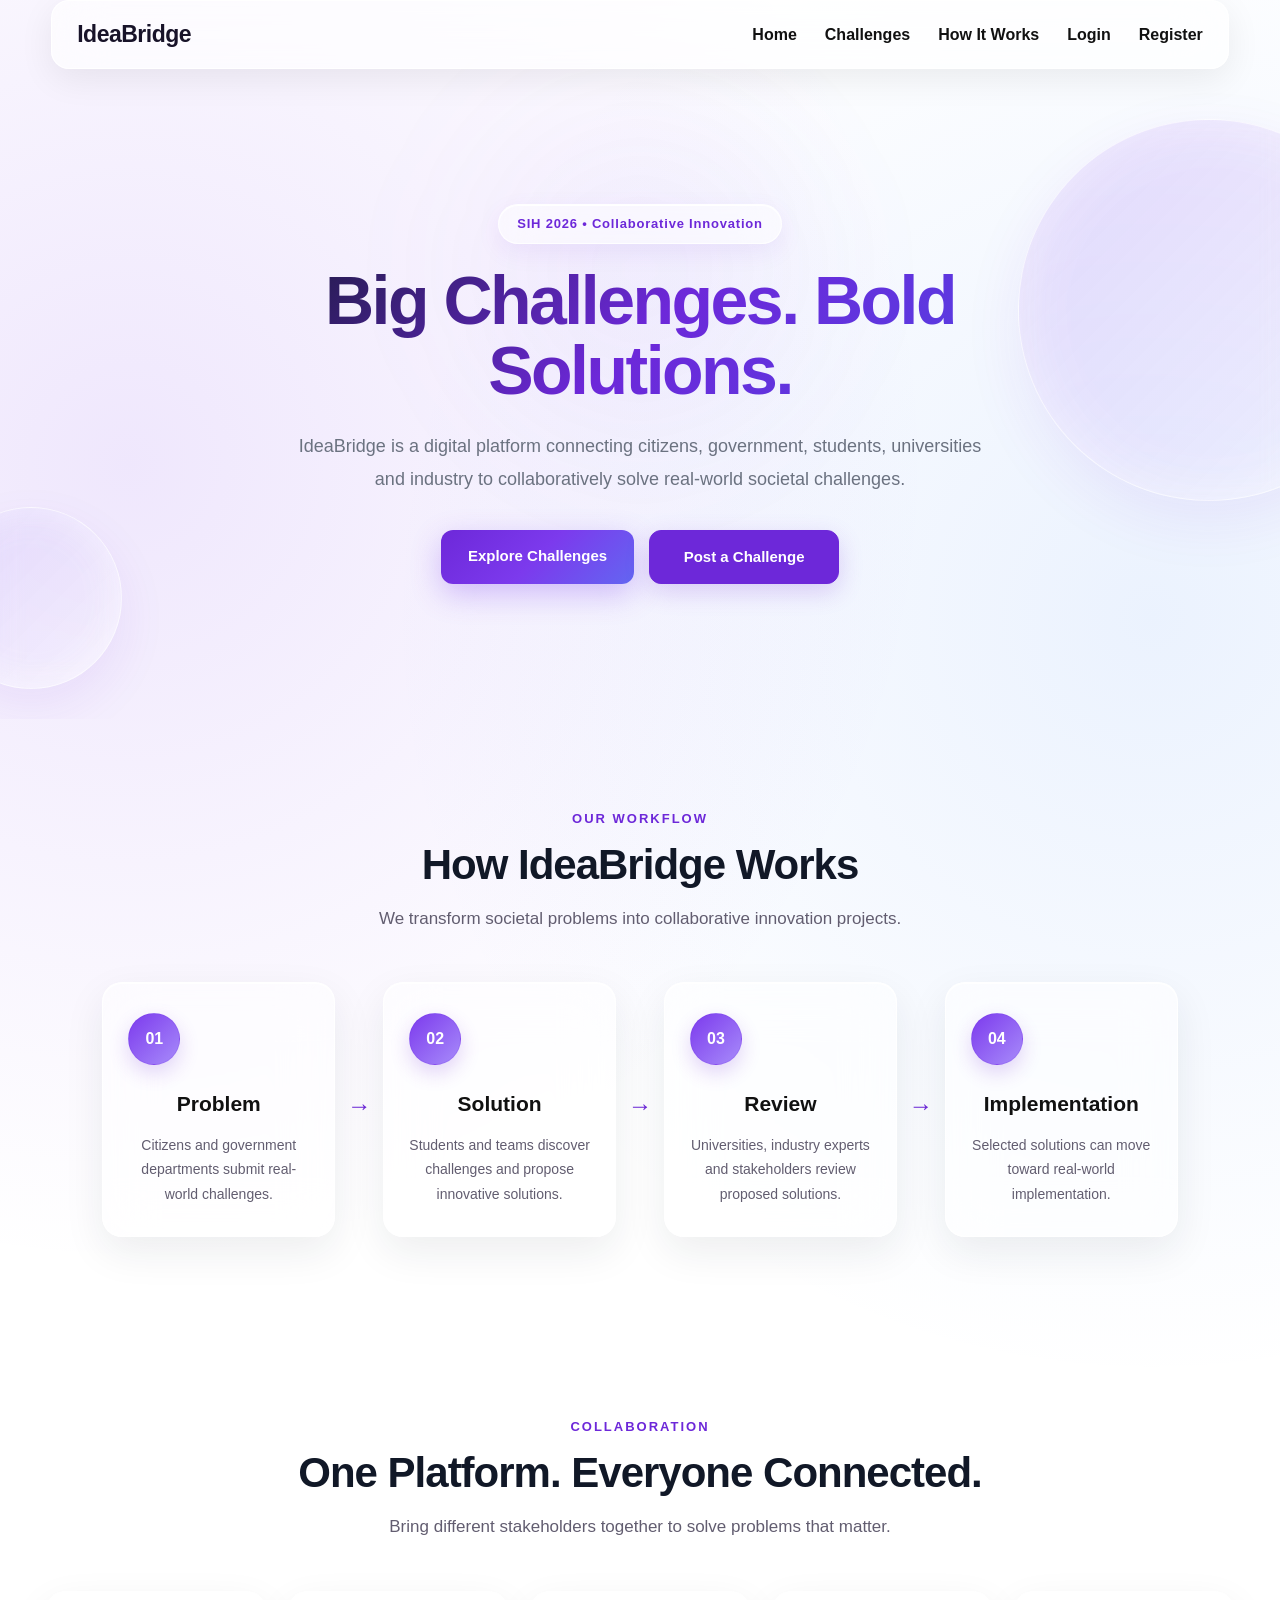
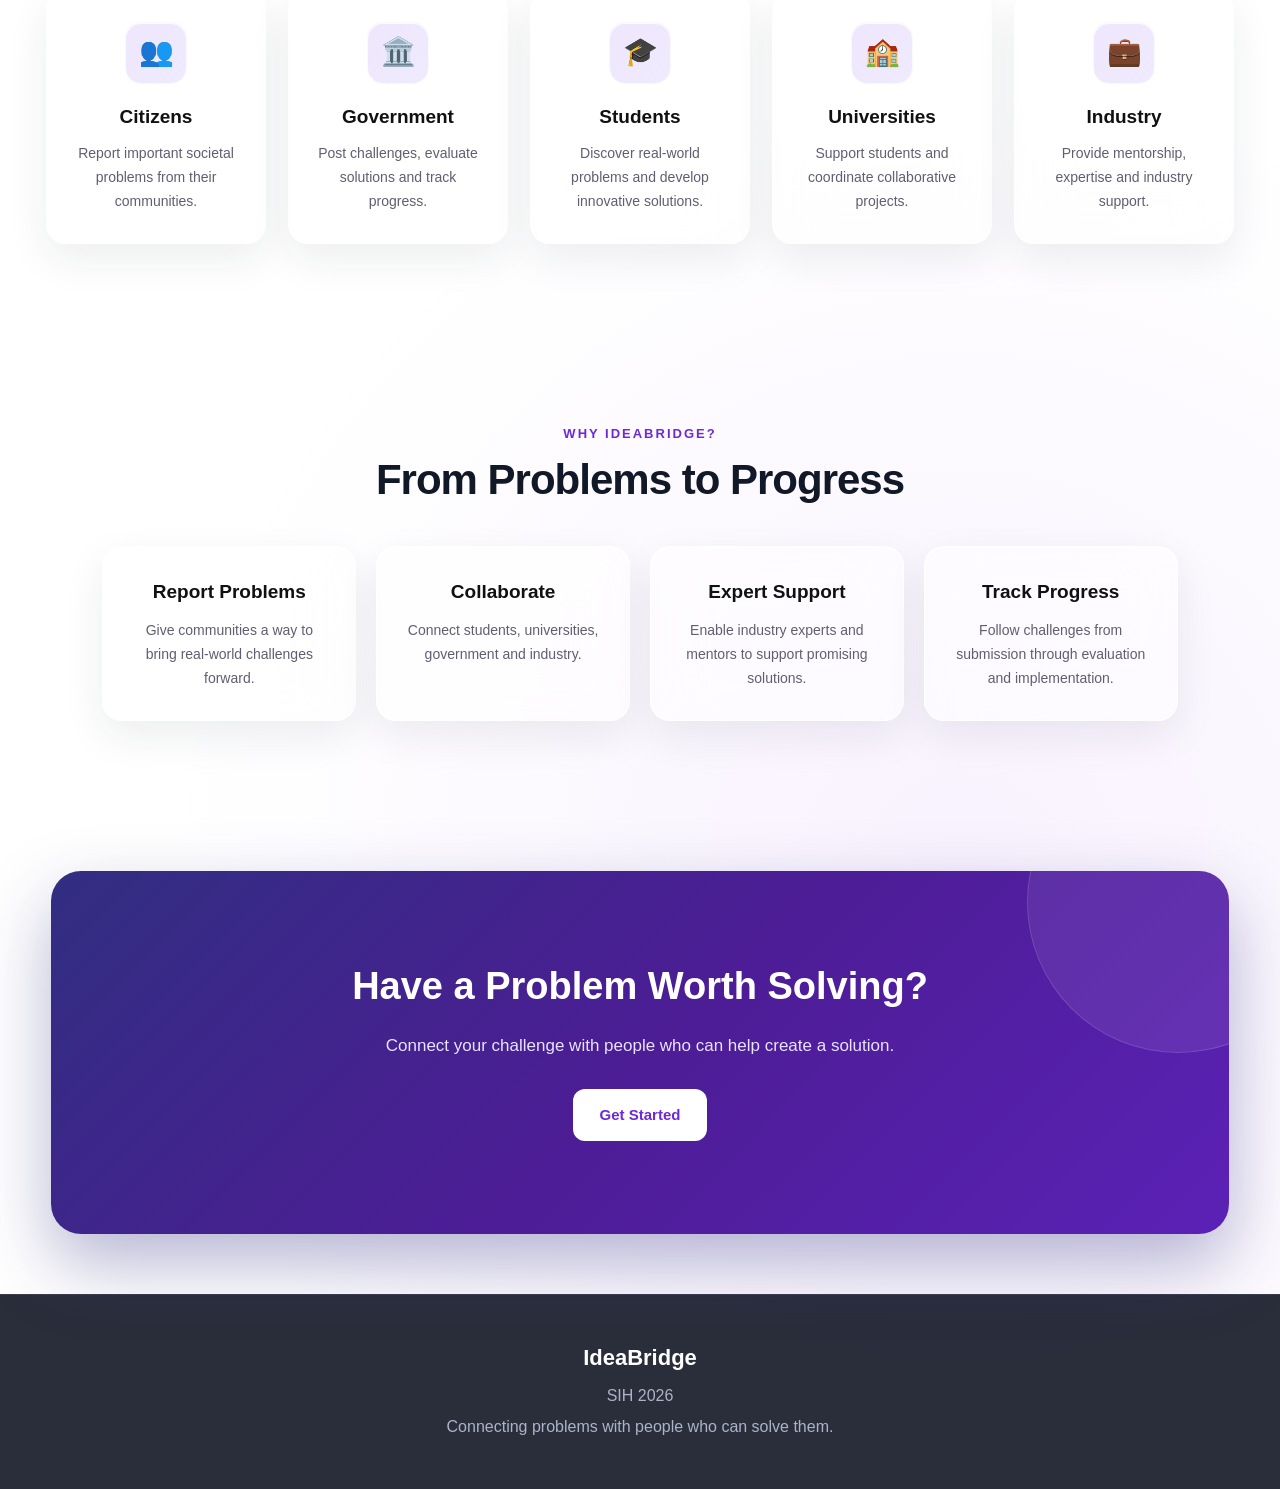
<file: frontend/index.html>
<!DOCTYPE html>
<html lang="en">
<head>
    <meta charset="UTF-8">
    <meta name="viewport" content="width=device-width, initial-scale=1.0">

    <title>IdeaBridge | SIH 2026</title>

    <link rel="stylesheet" href="style.css">
</head>

<body>

    <!-- Navigation Bar -->
    <header>
        <nav class="navbar">

            <div class="logo">
                IdeaBridge
            </div>

            <ul class="nav-links">
                <li><a href="#home">Home</a></li>
                <li><a href="#challenges">Challenges</a></li>
                <li><a href="#how-it-works">How It Works</a></li>
                <li><a href="login.html">Login</a></li>
                <li><a href="register.html">Register</a></li>
            </ul>

        </nav>
    </header>


    <!-- Hero Section -->
    <section id="home" class="hero">

        <div class="hero-content">

            <p class="tagline">SIH 2026 • Collaborative Innovation</p>

            <h1>Big Challenges. Bold Solutions.</h1>

            <p class="hero-description">
                IdeaBridge is a digital platform connecting
                citizens, government, students, universities and
                industry to collaboratively solve real-world
                societal challenges.
            </p>

            <div class="hero-buttons">

                <a href="#challenges" class="btn primary-btn">
                    Explore Challenges
                </a>

                <a href="#post" class="btn secondary-btn">
                    Post a Challenge
                </a>

            </div>

        </div>

    </section>


    <!-- How It Works -->
    <section id="how-it-works" class="section">

        <p class="section-label">OUR WORKFLOW</p>

        <h2>How IdeaBridge Works</h2>

        <p class="section-description">
            We transform societal problems into collaborative
            innovation projects.
        </p>

        <div class="workflow">

            <div class="workflow-card">
                <div class="number">01</div>
                <h3>Problem</h3>
                <p>
                    Citizens and government departments
                    submit real-world challenges.
                </p>
            </div>

            <div class="arrow">→</div>

            <div class="workflow-card">
                <div class="number">02</div>
                <h3>Solution</h3>
                <p>
                    Students and teams discover challenges
                    and propose innovative solutions.
                </p>
            </div>

            <div class="arrow">→</div>

            <div class="workflow-card">
                <div class="number">03</div>
                <h3>Review</h3>
                <p>
                    Universities, industry experts and
                    stakeholders review proposed solutions.
                </p>
            </div>

            <div class="arrow">→</div>

            <div class="workflow-card">
                <div class="number">04</div>
                <h3>Implementation</h3>
                <p>
                    Selected solutions can move toward
                    real-world implementation.
                </p>
            </div>

        </div>

    </section>


    <!-- Stakeholders -->
    <section id="challenges" class="section stakeholder-section">

        <p class="section-label">COLLABORATION</p>

        <h2>One Platform. Everyone Connected.</h2>

        <p class="section-description">
            Bring different stakeholders together to solve
            problems that matter.
        </p>

        <div class="cards">

            <div class="card">
                <div class="card-icon">👥</div>
                <h3>Citizens</h3>
                <p>
                    Report important societal problems
                    from their communities.
                </p>
            </div>

            <div class="card">
                <div class="card-icon">🏛️</div>
                <h3>Government</h3>
                <p>
                    Post challenges, evaluate solutions
                    and track progress.
                </p>
            </div>

            <div class="card">
                <div class="card-icon">🎓</div>
                <h3>Students</h3>
                <p>
                    Discover real-world problems and
                    develop innovative solutions.
                </p>
            </div>

            <div class="card">
                <div class="card-icon">🏫</div>
                <h3>Universities</h3>
                <p>
                    Support students and coordinate
                    collaborative projects.
                </p>
            </div>

            <div class="card">
                <div class="card-icon">💼</div>
                <h3>Industry</h3>
                <p>
                    Provide mentorship, expertise and
                    industry support.
                </p>
            </div>

        </div>

    </section>


    <!-- Benefits -->
    <section class="section">

        <p class="section-label">WHY IDEABRIDGE?</p>

        <h2>From Problems to Progress</h2>

        <div class="benefits">

            <div class="benefit">
                <h3>Report Problems</h3>
                <p>
                    Give communities a way to bring
                    real-world challenges forward.
                </p>
            </div>

            <div class="benefit">
                <h3>Collaborate</h3>
                <p>
                    Connect students, universities,
                    government and industry.
                </p>
            </div>

            <div class="benefit">
                <h3>Expert Support</h3>
                <p>
                    Enable industry experts and mentors
                    to support promising solutions.
                </p>
            </div>

            <div class="benefit">
                <h3>Track Progress</h3>
                <p>
                    Follow challenges from submission
                    through evaluation and implementation.
                </p>
            </div>

        </div>

    </section>


    <!-- Call To Action -->
    <section class="cta" id="post">

        <h2>Have a Problem Worth Solving?</h2>

        <p>
            Connect your challenge with people who can
            help create a solution.
        </p>

        <a href="login.html" class="btn primary-btn">
            Get Started
        </a>

    </section>


    <!-- Footer -->
    <footer>

        <h3>IdeaBridge</h3>

        <p>SIH 2026</p>

        <p>
            Connecting problems with people who can solve them.
        </p>

    </footer>


    <script src="script.js"></script>

</body>
</html>
</file>
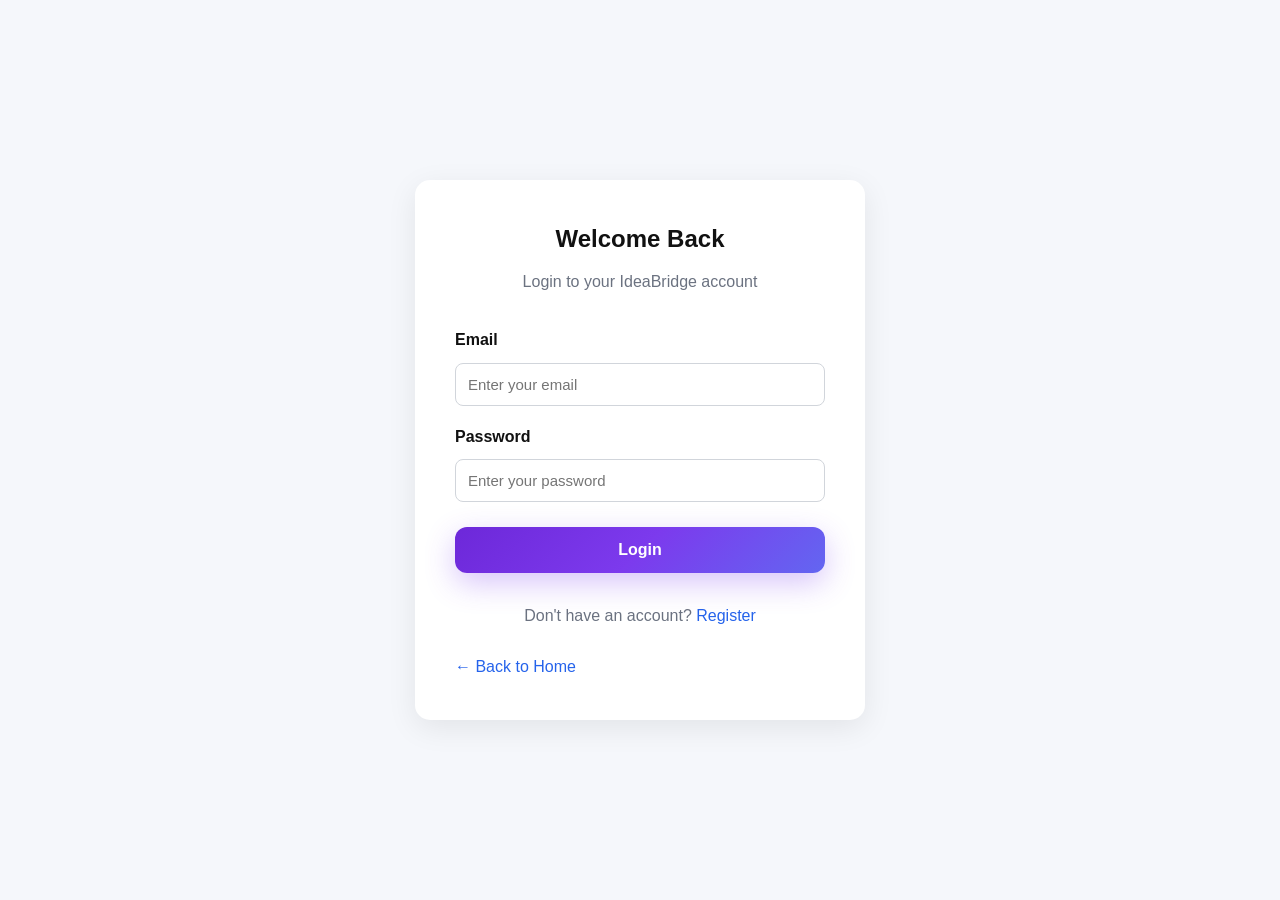
<file: frontend/challenge-details.html>
<!DOCTYPE html>
<html lang="en">

<head>

    <meta charset="UTF-8">

    <meta name="viewport" content="width=device-width, initial-scale=1.0">

    <title>Challenge Details | IdeaBridge</title>

    <link rel="stylesheet" href="style.css">

</head>


<body>


    <!-- Navigation -->

    <header>

        <nav class="navbar">

            <div class="logo">
                IdeaBridge
            </div>


            <ul class="nav-links">

                <li>
                    <a href="dashboard.html">
                        Dashboard
                    </a>
                </li>

                <li>
                    <a href="challenges.html">
                        Challenges
                    </a>
                </li>

                <li>
                    <a href="post-challenge.html">
                        Post Challenge
                    </a>
                </li>

                <li>
                    <a href="index.html">
                        Logout
                    </a>
                </li>

            </ul>

        </nav>

    </header>



    <!-- Challenge Details -->

    <main>

        <section class="section">


            <p class="section-label">
                CHALLENGE DETAILS
            </p>


            <h1 id="detailTitle">
                Challenge Title
            </h1>


            <p
                class="section-description"
                id="detailDescription"
            >
                Challenge description will appear here.
            </p>



            <!-- Challenge Information -->

            <div class="cards">


                <div class="card">

                    <h3>
                        Posted By
                    </h3>

                    <p id="detailPostedBy">
                        Government
                    </p>

                </div>



                <div class="card">

                    <h3>
                        Category
                    </h3>

                    <p id="detailCategory">
                        Technology
                    </p>

                </div>



                <div class="card">

                    <h3>
                        Location
                    </h3>

                    <p id="detailLocation">
                        India
                    </p>

                </div>



                <div class="card">

                    <h3>
                        Priority
                    </h3>

                    <p id="detailPriority">
                        High
                    </p>

                </div>



                <div class="card">

                    <h3>
                        Submission Deadline
                    </h3>

                    <p id="detailDeadline">
                        Not specified
                    </p>

                </div>


            </div>



            <!-- Solution Section -->

            <div class="card">

                <h2>
                    Have a Solution?
                </h2>


                <p>
                    Submit your innovative solution and
                    contribute towards solving this challenge.
                </p>


                <a
                    id="submitSolutionLink"
                    href="submit-solution.html"
                    class="btn primary-btn"
                >
                    Submit Solution
                </a>

            </div>



            <!-- Back Button -->

            <p style="margin-top: 25px;">

                <a
                    href="challenges.html"
                    class="btn primary-btn"
                >
                    ← Back to Challenges
                </a>

            </p>


        </section>

    </main>



    <!-- Footer -->

    <footer>

        <h3>
            IdeaBridge
        </h3>

        <p>
            SIH 2026
        </p>

        <p>
            Connecting problems with people who can solve them.
        </p>

    </footer>



    <script src="script.js"></script>

</body>

</html>
</file>
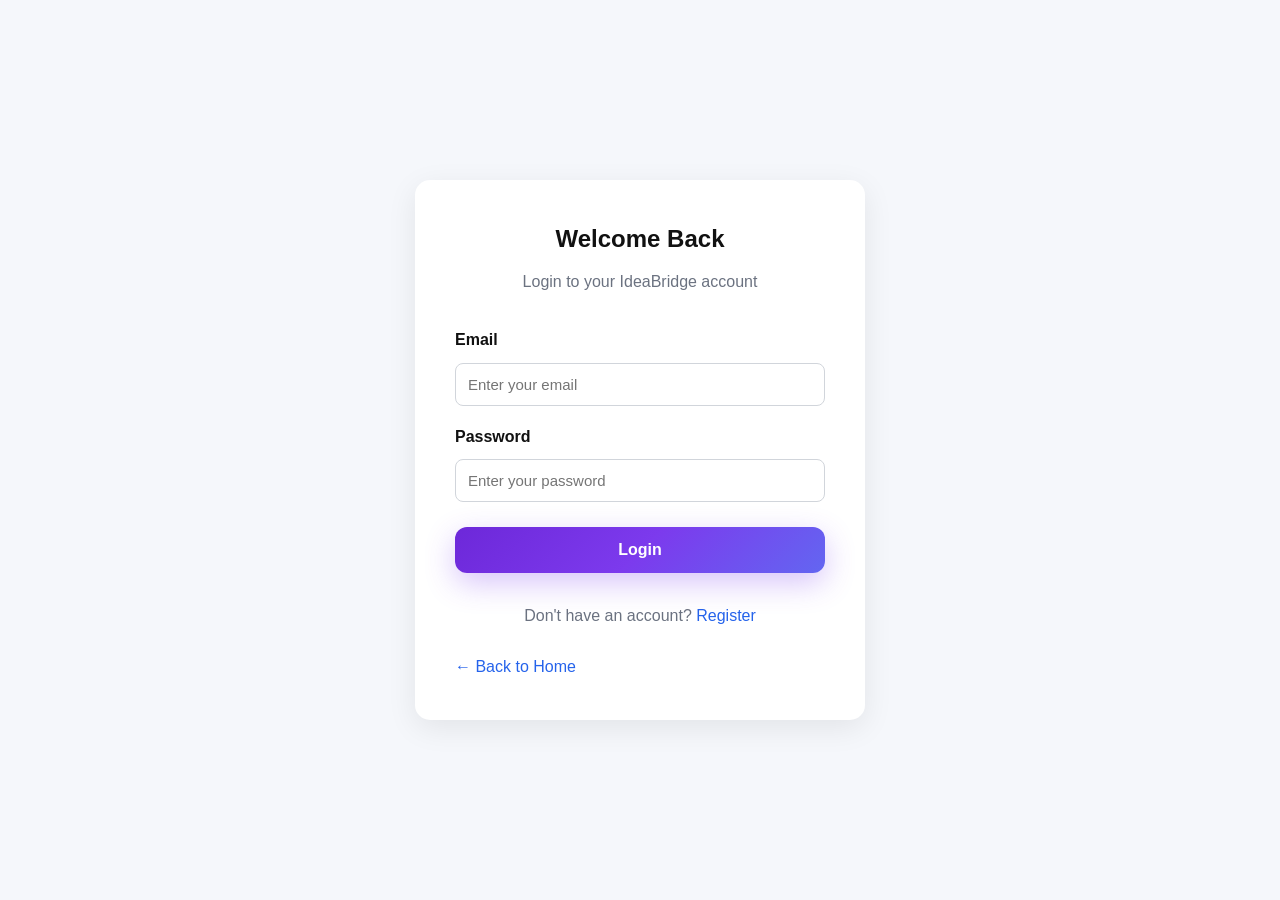
<file: frontend/challenges.html>
<!doctype html>
<html lang="en">
  <head>
    <meta charset="UTF-8" />
    <meta name="viewport" content="width=device-width, initial-scale=1.0" />

    <title>Challenges | IdeaBridge</title>

    <link rel="stylesheet" href="style.css" />
  </head>

  <body>
    <!-- Navigation -->
    <header>
      <nav class="navbar">
        <div class="logo">IdeaBridge</div>

        <ul class="nav-links">
          <li><a href="dashboard.html">Dashboard</a></li>
          <li><a href="challenges.html">Challenges</a></li>
          <li><a href="post-challenge.html">Post Challenge</a></li>
          <li><a href="index.html">Logout</a></li>
        </ul>
      </nav>
    </header>

    <!-- Challenges Section -->
    <main>
      <section class="section">
        <p class="section-label">DISCOVER</p>

        <h1>Explore Challenges</h1>

        <p class="section-description">
          Discover real-world societal challenges and find opportunities to
          contribute solutions.
        </p>

        <!-- Search -->
        <div class="challenge-search">
          <input
            type="text"
            id="challengeSearch"
            placeholder="Search challenges..."
          />

          <select id="categoryFilter">
            <option value="all">All Categories</option>

            <option value="education">Education</option>

            <option value="health">Healthcare</option>

            <option value="environment">Environment</option>

            <option value="technology">Technology</option>

            <option value="agriculture">Agriculture</option>
          </select>
        </div>

        <!-- Challenge List -->
        <div class="cards" id="challengeList">
          <!-- Challenge 1 -->
          <div class="card challenge-card" data-category="education">
            <h3>Digital Education Access</h3>

            <p>
              Improve access to quality digital education for students in rural
              areas.
            </p>

            <p>
              <strong>Posted by:</strong>
              Government
            </p>

            <p>
              <strong>Category:</strong>
              Education
            </p>

            <button
              class="btn primary-btn"
              onclick="viewChallenge('digital-education')"
            >
              View Challenge
            </button>
          </div>

          <!-- Challenge 2 -->
          <div class="card challenge-card" data-category="environment">
            <h3>Smart Waste Management</h3>

            <p>
              Develop innovative solutions to improve waste collection and
              recycling.
            </p>

            <p>
              <strong>Posted by:</strong>
              Citizen
            </p>

            <p>
              <strong>Category:</strong>
              Environment
            </p>

            <button
              class="btn primary-btn"
              onclick="viewChallenge('smart-waste')"
            >
              View Challenge
            </button>
          </div>

          <!-- Challenge 3 -->
          <div class="card challenge-card" data-category="health">
            <h3>Community Healthcare Support</h3>

            <p>
              Create technology-based solutions for improving healthcare access.
            </p>

            <p>
              <strong>Posted by:</strong>
              Government
            </p>

            <p>
              <strong>Category:</strong>
              Healthcare
            </p>

            <button
              class="btn primary-btn"
              onclick="viewChallenge('healthcare-support')"
            >
              View Challenge
            </button>
          </div>

          <!-- Challenge 4 -->
          <div class="card challenge-card" data-category="agriculture">
            <h3>Smart Agriculture</h3>

            <p>
              Help farmers use technology to improve productivity and reduce
              resource usage.
            </p>

            <p>
              <strong>Posted by:</strong>
              Citizen
            </p>

            <p>
              <strong>Category:</strong>
              Agriculture
            </p>

            <button
              class="btn primary-btn"
              onclick="viewChallenge('smart-agriculture')"
            >
              View Challenge
            </button>
          </div>

          <!-- Challenge 5 -->
          <div class="card challenge-card" data-category="technology">
            <h3>Digital Public Services</h3>

            <p>
              Develop technology solutions that make government services easier
              and more accessible for citizens.
            </p>

            <p>
              <strong>Posted by:</strong>
              Government
            </p>

            <p>
              <strong>Category:</strong>
              Technology
            </p>

            <button
              class="btn primary-btn"
              onclick="viewChallenge('digital-public-services')"
            >
              View Challenge
            </button>
          </div>
        </div>

        <!-- No Results -->
        <p id="noChallenges" style="display: none">No challenges found.</p>
      </section>
    </main>

    <!-- Footer -->
    <footer>
      <h3>IdeaBridge</h3>

      <p>SIH 2026</p>

      <p>Connecting problems with people who can solve them.</p>
    </footer>

    <script src="script.js"></script>
  </body>
</html>
</file>
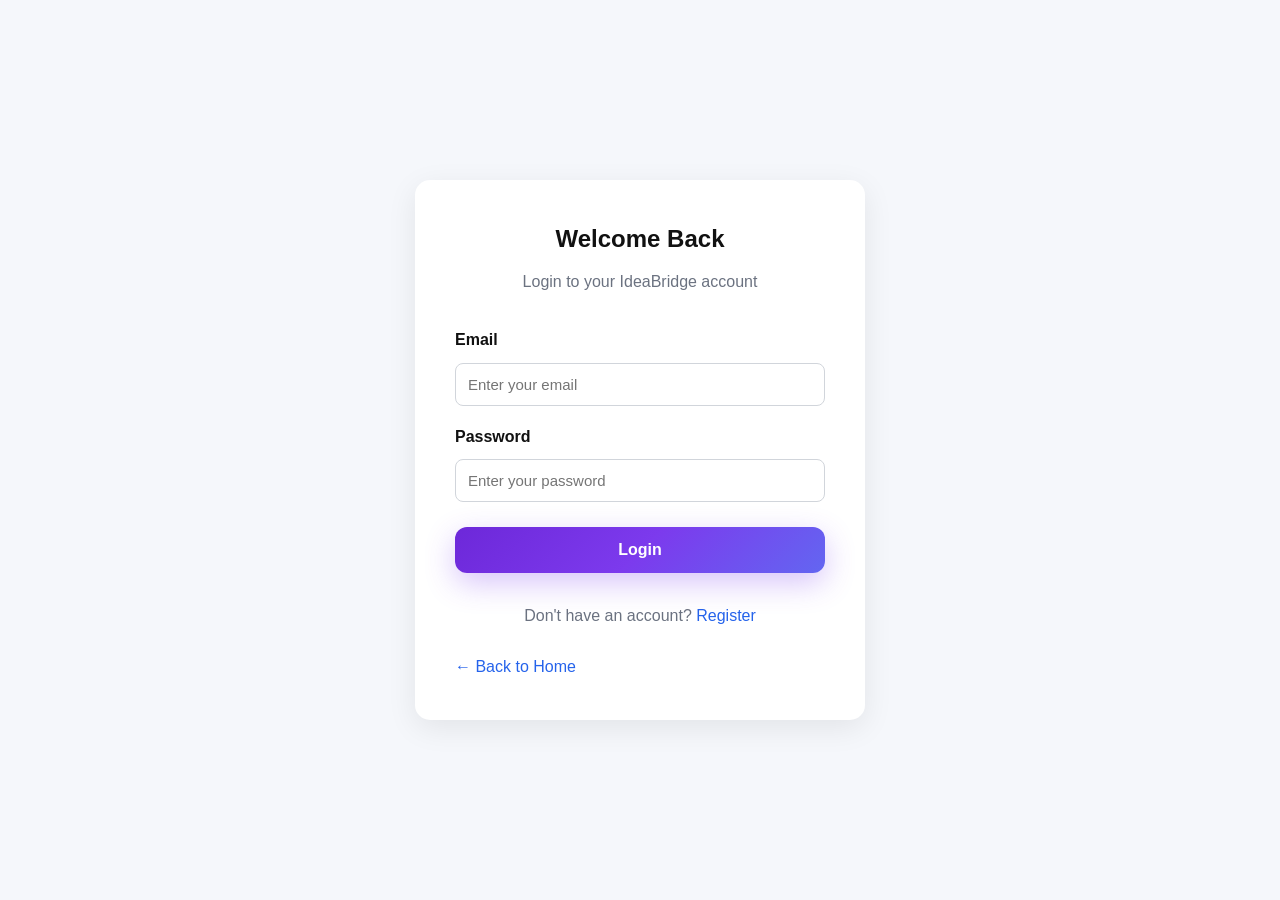
<file: frontend/dashboard.html>
<!DOCTYPE html>
<html lang="en">

<head>
    <meta charset="UTF-8">
    <meta name="viewport" content="width=device-width, initial-scale=1.0">

    <title>Dashboard | IdeaBridge</title>

    <link rel="stylesheet" href="style.css">
</head>

<body>

    <!-- Navigation -->
    <header>
        <nav class="navbar">

            <div class="logo">
                IdeaBridge
            </div>

            <ul class="nav-links">
                <li><a href="dashboard.html">Dashboard</a></li>
                <li><a href="challenges.html">Challenges</a></li>
                <li><a href="post-challenge.html">Post Challenge</a></li>
                <li><a href="#" onclick="logoutUser()">Logout</a></li>
            </ul>

        </nav>
    </header>


    <!-- Dashboard -->
    <main>

        <section class="section">

            <p class="section-label">DASHBOARD</p>

            <h1>Welcome to IdeaBridge</h1>

            <p class="section-description">
                Connect with challenges, solutions and people
                working together to create real-world impact.
            </p>


            <!-- User Information -->
            <div class="dashboard-user">

                <h2 id="welcomeMessage">
                    Welcome!
                </h2>

                <p id="userRole">
                    Role: User
                </p>

            </div>


            <!-- Role Information -->
            <div class="dashboard-user">

                <h3 id="roleTitle">
                    Your Role Dashboard
                </h3>

                <p id="roleDescription">
                    Manage challenges and solutions based on your role.
                </p>

            </div>


            <!-- Dashboard Actions -->
            <div class="cards">

                <div class="card">

                    <h3>Explore Challenges</h3>

                    <p>
                        Discover real-world societal challenges
                        posted by citizens and government.
                    </p>

                    <a href="challenges.html" class="btn primary-btn">
                        Explore
                    </a>

                </div>


                <div class="card">

                    <h3>Post a Challenge</h3>

                    <p>
                        Submit a problem that needs innovative
                        solutions from the community.
                    </p>

                    <a href="post-challenge.html" class="btn primary-btn">
                        Post Challenge
                    </a>

                </div>


                <div class="card">

                    <h3>My Solutions</h3>

                    <p>
                        View and track solutions submitted
                        by you.
                    </p>

                    <a href="my-solutions.html" class="btn primary-btn">
                        My Solutions
                    </a>

                </div>


                <div class="card">

                    <h3>Track Progress</h3>

                    <p>
                        Monitor challenges and solutions
                        from submission to implementation.
                    </p>

                    <a href="track-progress.html" class="btn primary-btn">
                        Track Progress
                    </a>

                </div>

                <div class="card" id="reviewSolutionsCard">

                    <h3>Review Solutions</h3>

                    <p>
                        Review submitted solutions and update their progress status.
                    </p>

                    <a href="review-solutions.html" class="btn primary-btn">
                        Review Solutions
                    </a>

                </div>

            </div>

            <!-- Role-Based Actions -->
            <div class="dashboard-user">

                <h2 id="roleActionsTitle">
                    Role Actions
                </h2>

                <p id="roleActionsDescription">
                    Available actions for your role.
                </p>

            </div>

        </section>

    </main>


    <!-- Footer -->
    <footer>

        <h3>IdeaBridge</h3>

        <p>SIH 2026</p>

        <p>
            Connecting problems with people who can solve them.
        </p>

    </footer>


    <script src="script.js"></script>

</body>

</html>
</file>
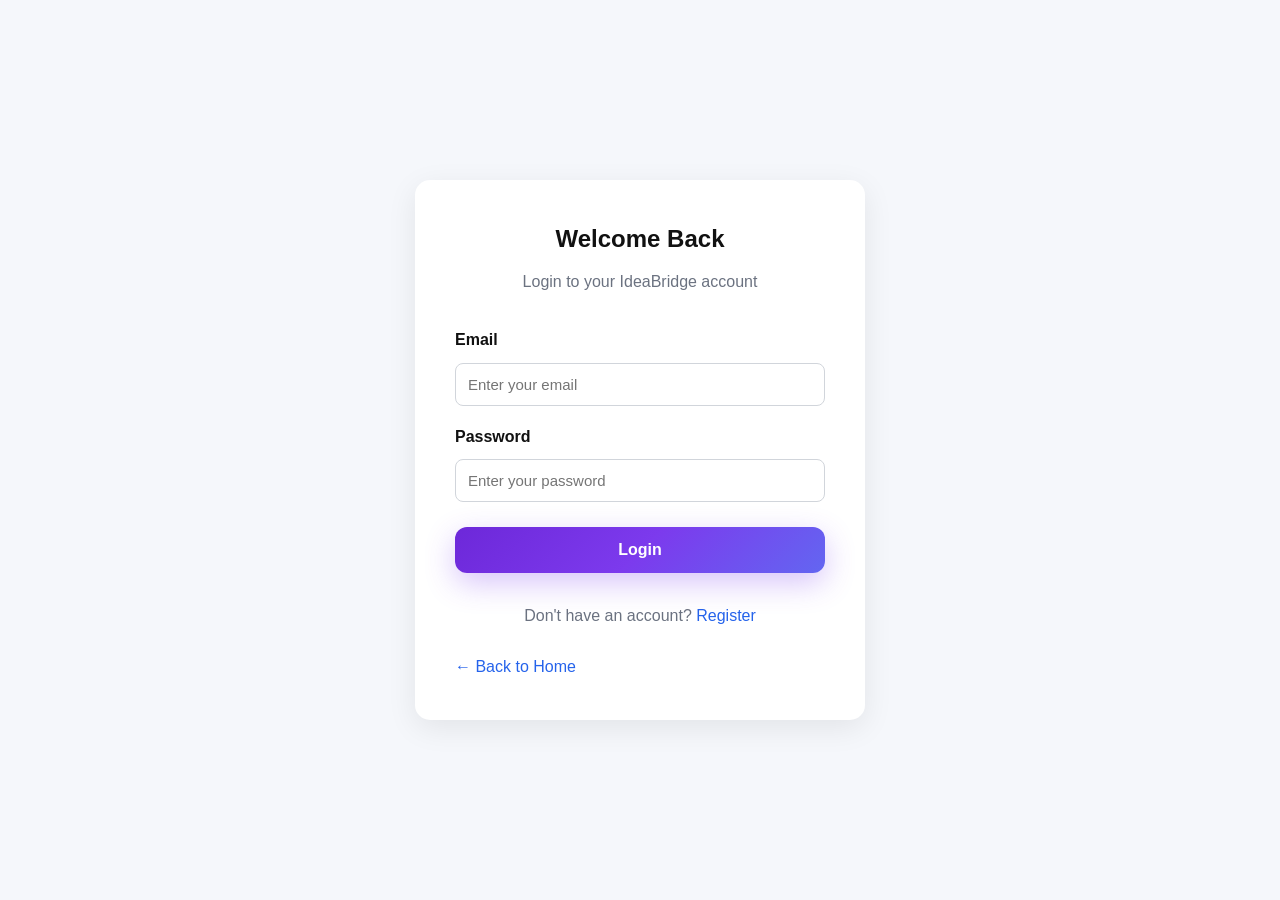
<file: frontend/login.html>
<!DOCTYPE html>
<html lang="en">
<head>
    <meta charset="UTF-8">
    <meta name="viewport" content="width=device-width, initial-scale=1.0">
    <title>Login | IdeaBridge</title>
    <link rel="stylesheet" href="style.css">
</head>

<body>

    <section class="auth-page">

        <div class="auth-container">

            <h1>Welcome Back</h1>

            <p>Login to your IdeaBridge account</p>

            <form id="loginForm">

                <label for="email">Email</label>
                <input
                    type="email"
                    id="email"
                    placeholder="Enter your email"
                    required
                >

                <label for="password">Password</label>
                <input
                    type="password"
                    id="password"
                    placeholder="Enter your password"
                    required
                >

                <button type="submit" class="btn primary-btn">
                    Login
                </button>

                <p id="loginError"></p>

            </form>

            <p class="auth-link">
                Don't have an account?
                <a href="register.html">Register</a>
            </p>

            <a href="index.html">← Back to Home</a>

        </div>

    </section>

    <script src="script.js"></script>

</body>
</html>
</file>
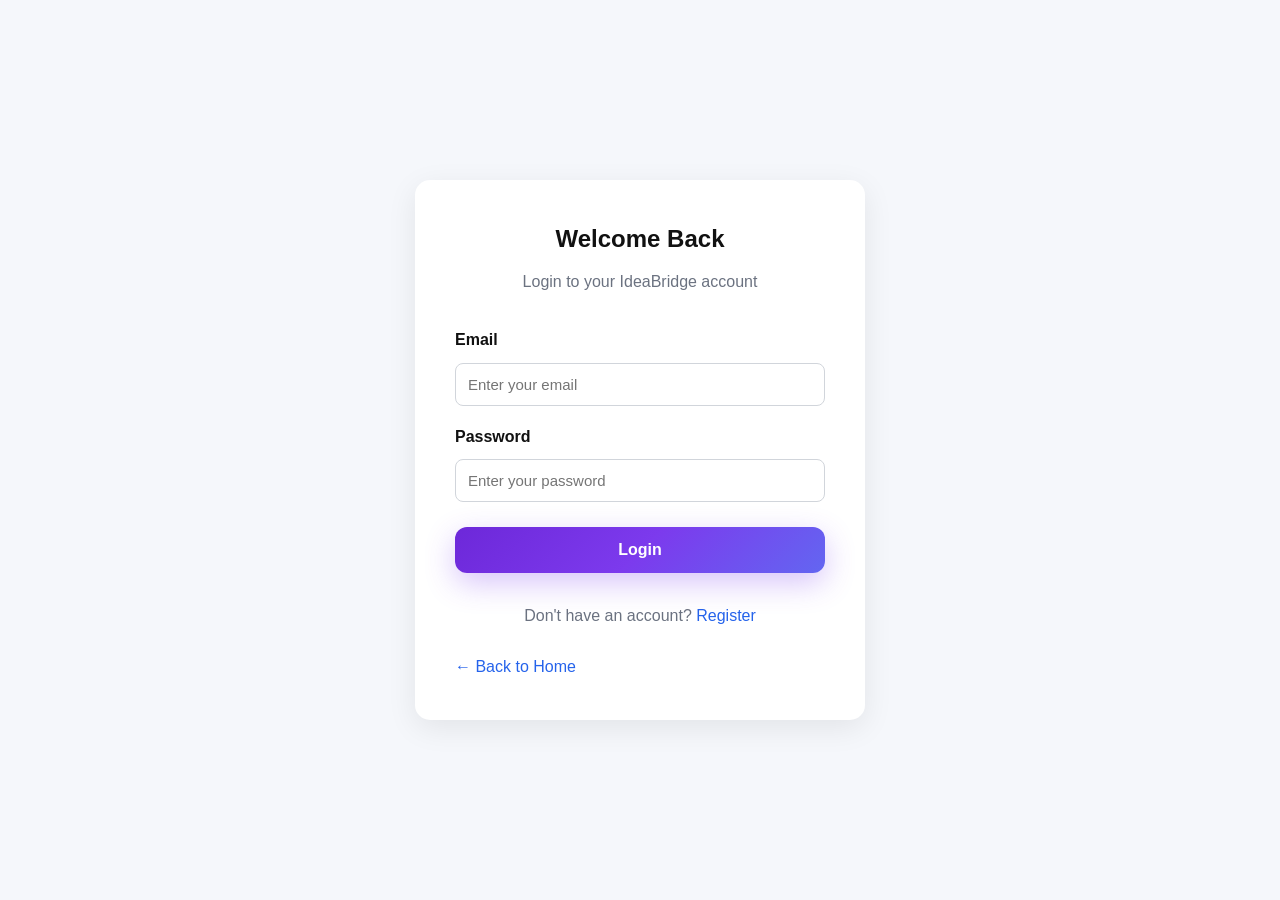
<file: frontend/my-solutions.html>
<!DOCTYPE html>
<html lang="en">

<head>

    <meta charset="UTF-8">

    <meta name="viewport" content="width=device-width, initial-scale=1.0">

    <title>My Solutions | IdeaBridge</title>

    <link rel="stylesheet" href="style.css">

</head>


<body>


    <!-- Navigation -->

    <header>

        <nav class="navbar">

            <div class="logo">
                IdeaBridge
            </div>


            <ul class="nav-links">

                <li>
                    <a href="dashboard.html">
                        Dashboard
                    </a>
                </li>

                <li>
                    <a href="challenges.html">
                        Challenges
                    </a>
                </li>

                <li>
                    <a href="post-challenge.html">
                        Post Challenge
                    </a>
                </li>

                <li>
                    <a href="index.html">
                        Logout
                    </a>
                </li>

            </ul>

        </nav>

    </header>



    <!-- My Solutions -->

    <main>

        <section class="section">


            <p class="section-label">
                MY SOLUTIONS
            </p>


            <h1>
                My Solutions
            </h1>


            <p class="section-description">
                View and track the solutions you have
                submitted to different challenges.
            </p>



            <!-- Solution 1 -->

            <div class="cards" id="solutionList">


                <div class="card">

                    <h3>
                        Smart Waste Collection System
                    </h3>


                    <p>
                        A technology-based solution for improving
                        waste collection and recycling.
                    </p>


                    <p>
                        <strong>Challenge:</strong>
                        Smart Waste Management
                    </p>


                    <p>
                        <strong>Status:</strong>
                        Under Review
                    </p>


                    <button
                        class="btn primary-btn"
                        onclick="viewSolution('smart-waste-solution')"
                    >
                        View Solution
                    </button>

                </div>



                <!-- Solution 2 -->

                <div class="card">

                    <h3>
                        Rural Digital Learning Platform
                    </h3>


                    <p>
                        A platform designed to improve access
                        to digital education in rural areas.
                    </p>


                    <p>
                        <strong>Challenge:</strong>
                        Digital Education Access
                    </p>


                    <p>
                        <strong>Status:</strong>
                        Submitted
                    </p>


                    <button
                        class="btn primary-btn"
                        onclick="viewSolution('digital-education-solution')"
                    >
                        View Solution
                    </button>

                </div>


            </div>



            <!-- Back -->

            <p style="margin-top: 25px;">

                <a
                    href="dashboard.html"
                    class="btn primary-btn"
                >
                    ← Back to Dashboard
                </a>

            </p>


        </section>

    </main>



    <!-- Footer -->

    <footer>

        <h3>
            IdeaBridge
        </h3>

        <p>
            SIH 2026
        </p>

        <p>
            Connecting problems with people who can solve them.
        </p>

    </footer>



    <script src="script.js"></script>

</body>

</html>
</file>
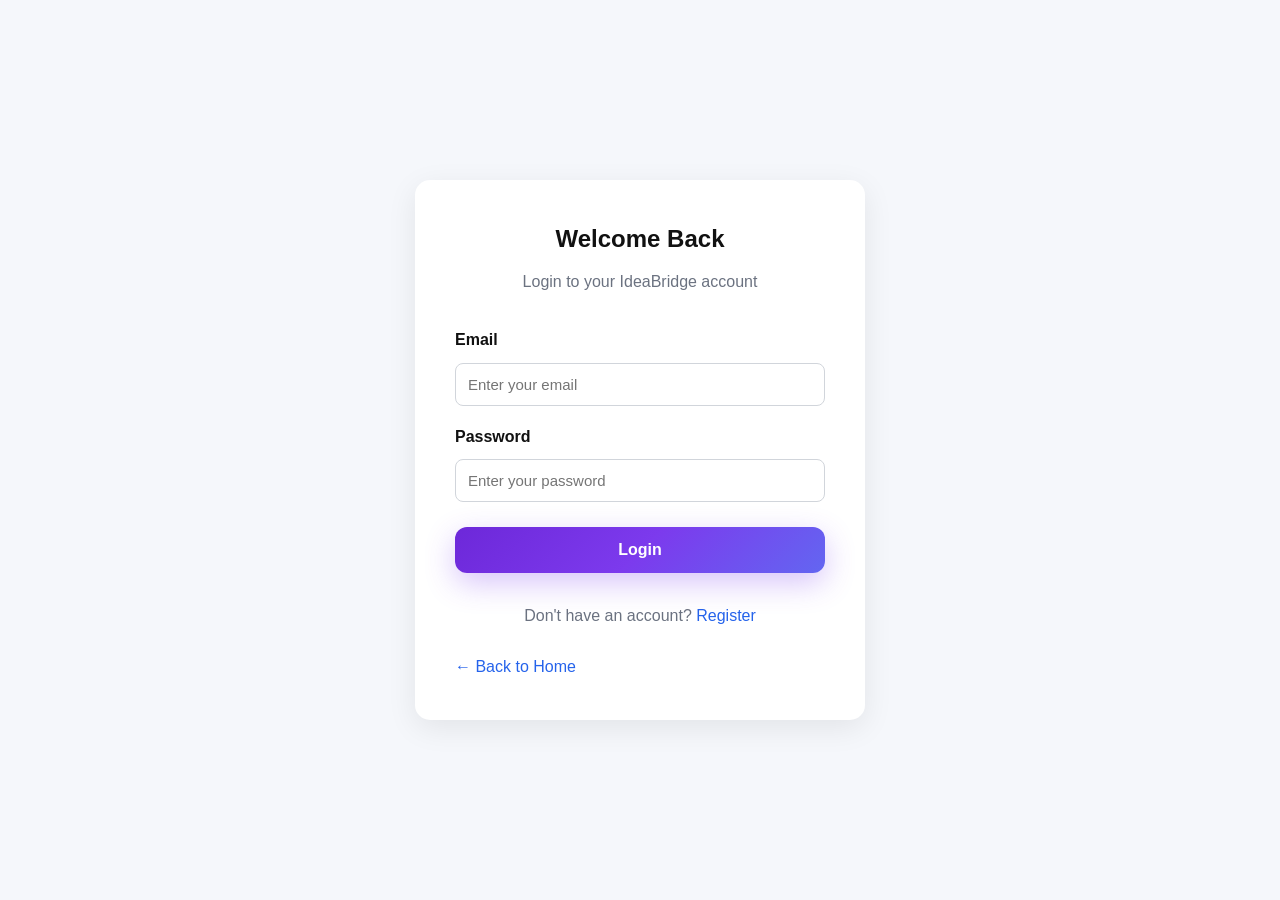
<file: frontend/post-challenge.html>
```html
<!DOCTYPE html>
<html lang="en">

<head>
    <meta charset="UTF-8">
    <meta name="viewport" content="width=device-width, initial-scale=1.0">

    <title>Post Challenge | IdeaBridge</title>

    <link rel="stylesheet" href="style.css">
</head>

<body>

    <!-- Navigation -->
    <header>
        <nav class="navbar">

            <div class="logo">
                IdeaBridge
            </div>

            <ul class="nav-links">
                <li><a href="dashboard.html">Dashboard</a></li>
                <li><a href="challenges.html">Challenges</a></li>
                <li><a href="post-challenge.html">Post Challenge</a></li>
                <li><a href="index.html">Logout</a></li>
            </ul>

        </nav>
    </header>


    <!-- Post Challenge Section -->
    <main>

        <section class="auth-page">

            <div class="auth-container">

                <h1>Post a Challenge</h1>

                <p>
                    Share a real-world problem and invite
                    innovative solutions.
                </p>


                <form id="challengeForm">

                    <!-- Challenge Title -->
                    <label for="challengeTitle">
                        Challenge Title
                    </label>

                    <input
                        type="text"
                        id="challengeTitle"
                        placeholder="Enter challenge title"
                        required
                    >


                    <!-- Description -->
                    <label for="challengeDescription">
                        Challenge Description
                    </label>

                    <textarea
                        id="challengeDescription"
                        rows="6"
                        placeholder="Describe the problem in detail..."
                        required
                    ></textarea>


                    <!-- Category -->
                    <label for="challengeCategory">
                        Category
                    </label>

                    <select id="challengeCategory" required>

                        <option value="">
                            Select Category
                        </option>

                        <option value="education">
                            Education
                        </option>

                        <option value="health">
                            Healthcare
                        </option>

                        <option value="environment">
                            Environment
                        </option>

                        <option value="technology">
                            Technology
                        </option>

                        <option value="agriculture">
                            Agriculture
                        </option>

                    </select>


                    <!-- Posted By -->
                    <label for="postedBy">
                        Posted By
                    </label>

                    <select id="postedBy" required>

                        <option value="">
                            Select Role
                        </option>

                        <option value="Citizen">
                            Citizen
                        </option>

                        <option value="Government">
                            Government
                        </option>

                        <option value="Student">
                            Student
                        </option>

                        <option value="University">
                            University
                        </option>

                        <option value="Industry">
                            Industry
                        </option>

                    </select>


                    <!-- Location -->
                    <label for="challengeLocation">
                        Location
                    </label>

                    <input
                        type="text"
                        id="challengeLocation"
                        placeholder="Enter location"
                        required
                    >


                    <!-- Priority -->
                    <label for="challengePriority">
                        Priority
                    </label>

                    <select id="challengePriority" required>

                        <option value="">
                            Select Priority
                        </option>

                        <option value="Low">
                            Low
                        </option>

                        <option value="Medium">
                            Medium
                        </option>

                        <option value="High">
                            High
                        </option>

                    </select>


                    <!-- Deadline -->
                    <label for="challengeDeadline">
                        Submission Deadline
                    </label>

                    <input
                        type="date"
                        id="challengeDeadline"
                        required
                    >


                    <!-- Submit -->
                    <button
                        type="submit"
                        class="btn primary-btn"
                    >
                        Post Challenge
                    </button>


                    <!-- Message -->
                    <p id="challengeMessage"></p>

                </form>


                <p class="auth-link">
                    <a href="challenges.html">
                        ← Back to Challenges
                    </a>
                </p>

            </div>

        </section>

    </main>


    <!-- Footer -->
    <footer>

        <h3>IdeaBridge</h3>

        <p>SIH 2026</p>

        <p>
            Connecting problems with people who can solve them.
        </p>

    </footer>


    <script src="script.js"></script>

</body>

</html>
```
</file>
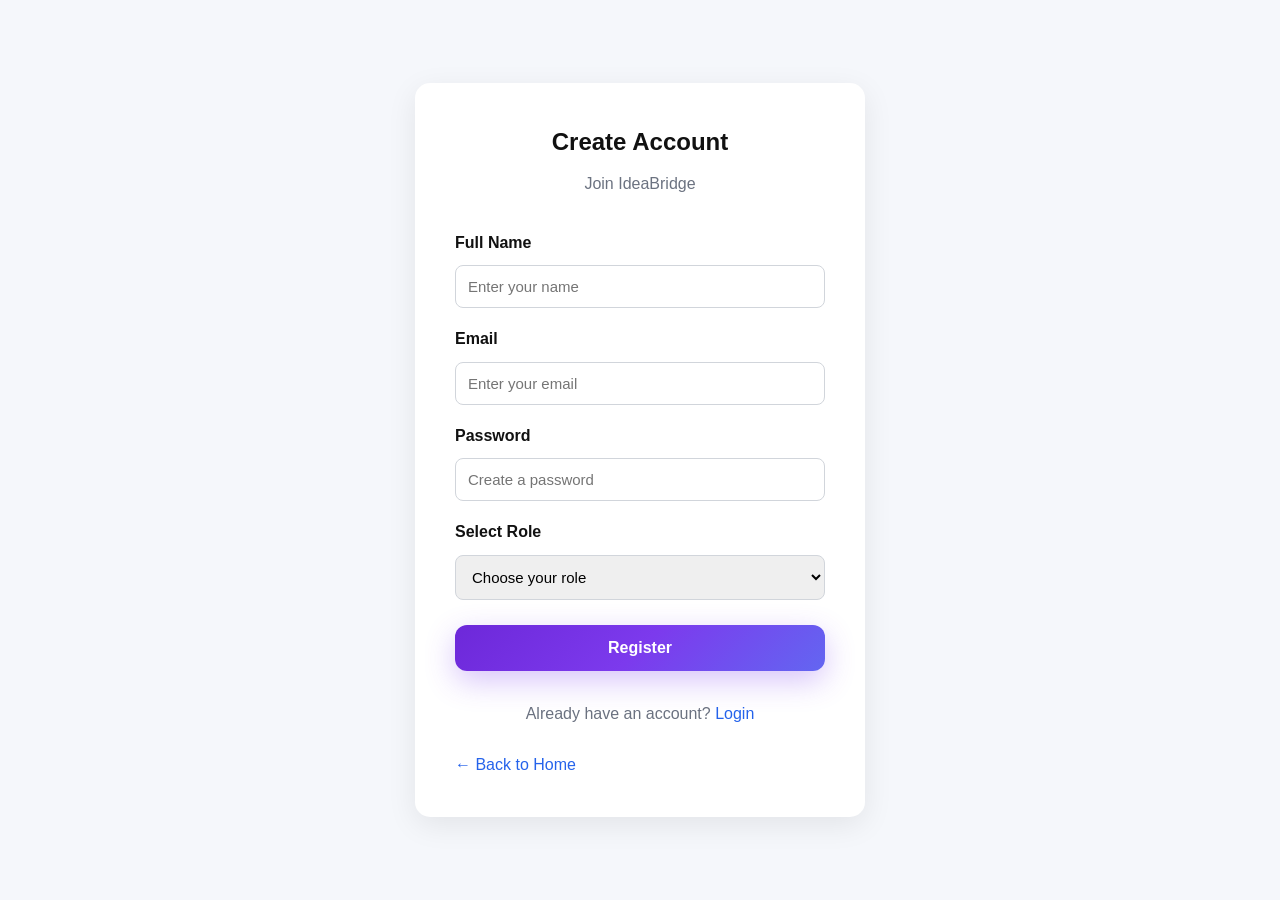
<file: frontend/register.html>
<!DOCTYPE html>
<html lang="en">
<head>
    <meta charset="UTF-8">
    <meta name="viewport" content="width=device-width, initial-scale=1.0">
    <title>Register | IdeaBridge</title>
    <link rel="stylesheet" href="style.css">
</head>

<body>

    <section class="auth-page">

        <div class="auth-container">

            <h1>Create Account</h1>

            <p>Join IdeaBridge</p>

            <form id="registerForm">

                <label for="name">Full Name</label>
                <input
                    type="text"
                    id="name"
                    placeholder="Enter your name"
                    required
                >

                <label for="registerEmail">Email</label>
                <input
                    type="email"
                    id="registerEmail"
                    placeholder="Enter your email"
                    required
                >

                <label for="registerPassword">Password</label>
                <input
                    type="password"
                    id="registerPassword"
                    placeholder="Create a password"
                    required
                >

                <label for="role">Select Role</label>
                <select id="role" required>
                    <option value="">Choose your role</option>
                    <option value="Citizen">Citizen</option>
                    <option value="Government">Government</option>
                    <option value="Student">Student</option>
                    <option value="University">University</option>
                    <option value="Industry">Industry</option>
                </select>

                <button type="submit" class="btn primary-btn">
                    Register
                </button>

                <p id="registerError"></p>

            </form>

            <p class="auth-link">
                Already have an account?
                <a href="login.html">Login</a>
            </p>

            <a href="index.html">← Back to Home</a>

        </div>

    </section>

    <script src="script.js"></script>

</body>
</html>
</file>
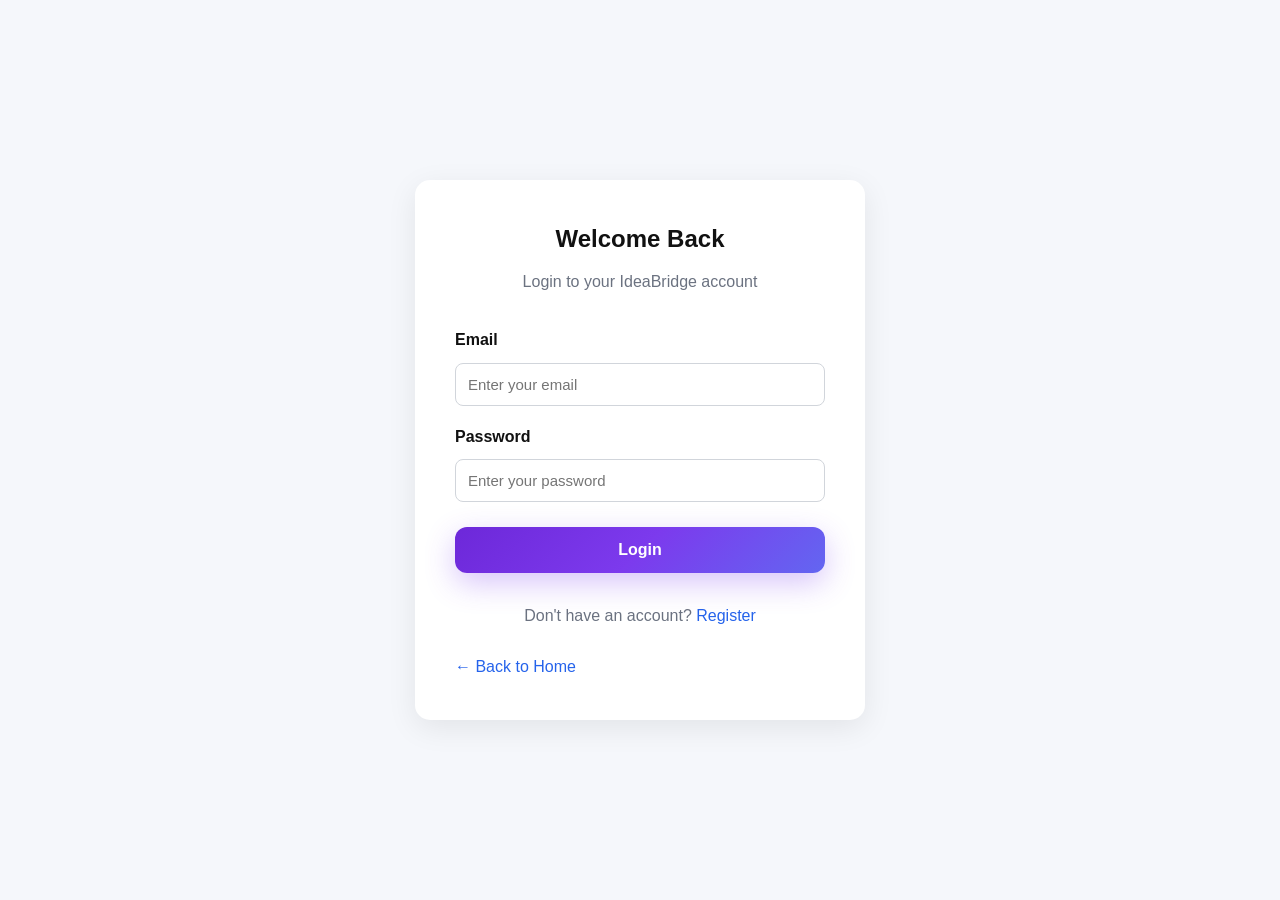
<file: frontend/review-solution.html>
<!DOCTYPE html>
<html lang="en">

<head>
    <meta charset="UTF-8">
    <meta name="viewport" content="width=device-width, initial-scale=1.0">

    <title>Review Solution | IdeaBridge</title>

    <link rel="stylesheet" href="style.css">
</head>

<body>

    <!-- Navigation -->
    <header>
        <nav class="navbar">

            <div class="logo">
                IdeaBridge
            </div>

            <ul class="nav-links">
                <li>
                    <a href="dashboard.html">Dashboard</a>
                </li>

                <li>
                    <a href="challenges.html">Challenges</a>
                </li>

                <li>
                    <a href="my-solutions.html">My Solutions</a>
                </li>

                <li>
                    <a href="#" onclick="logoutUser()">Logout</a>
                </li>
            </ul>

        </nav>
    </header>


    <!-- Review Solution -->
    <main>

        <section class="section">

            <p class="section-label">
                SOLUTION REVIEW
            </p>

            <h1>
                Review Solution
            </h1>

            <p class="section-description">
                Review the submitted solution and update its progress status.
            </p>


            <!-- Solution Information -->
            <div class="card">

                <h2 id="reviewSolutionTitle">
                    Solution
                </h2>

                <p>
                    <strong>Challenge:</strong>
                    <span id="reviewChallenge">
                        -
                    </span>
                </p>

                <p>
                    <strong>Description:</strong>
                    <span id="reviewDescription">
                        -
                    </span>
                </p>

                <p>
                    <strong>Approach:</strong>
                    <span id="reviewApproach">
                        -
                    </span>
                </p>

                <p>
                    <strong>Expected Impact:</strong>
                    <span id="reviewImpact">
                        -
                    </span>
                </p>

                <p>
                    <strong>Current Status:</strong>
                    <span id="currentStatus">
                        Submitted
                    </span>
                </p>

            </div>


            <!-- Status Update -->
            <div class="card">

                <h3>
                    Update Solution Status
                </h3>

                <form id="reviewForm">

                    <label for="solutionStatusSelect">
                        Select Status
                    </label>

                    <select id="solutionStatusSelect">

                        <option value="Submitted">
                            Submitted
                        </option>

                        <option value="Under Review">
                            Under Review
                        </option>

                        <option value="Approved">
                            Approved
                        </option>

                        <option value="Implementation">
                            Implementation
                        </option>

                        <option value="Completed">
                            Completed
                        </option>

                    </select>

                    <button
                        type="submit"
                        class="btn primary-btn">
                        Update Status
                    </button>

                </form>

                <p id="reviewMessage"></p>

            </div>


            <br>

            <a
                href="my-solutions.html"
                class="btn secondary-btn">
                Back to My Solutions
            </a>

        </section>

    </main>


    <!-- Footer -->
    <footer>

        <h3>
            IdeaBridge
        </h3>

        <p>
            SIH 2026
        </p>

        <p>
            Connecting problems with people who can solve them.
        </p>

    </footer>


    <script src="script.js"></script>

</body>

</html>
</file>
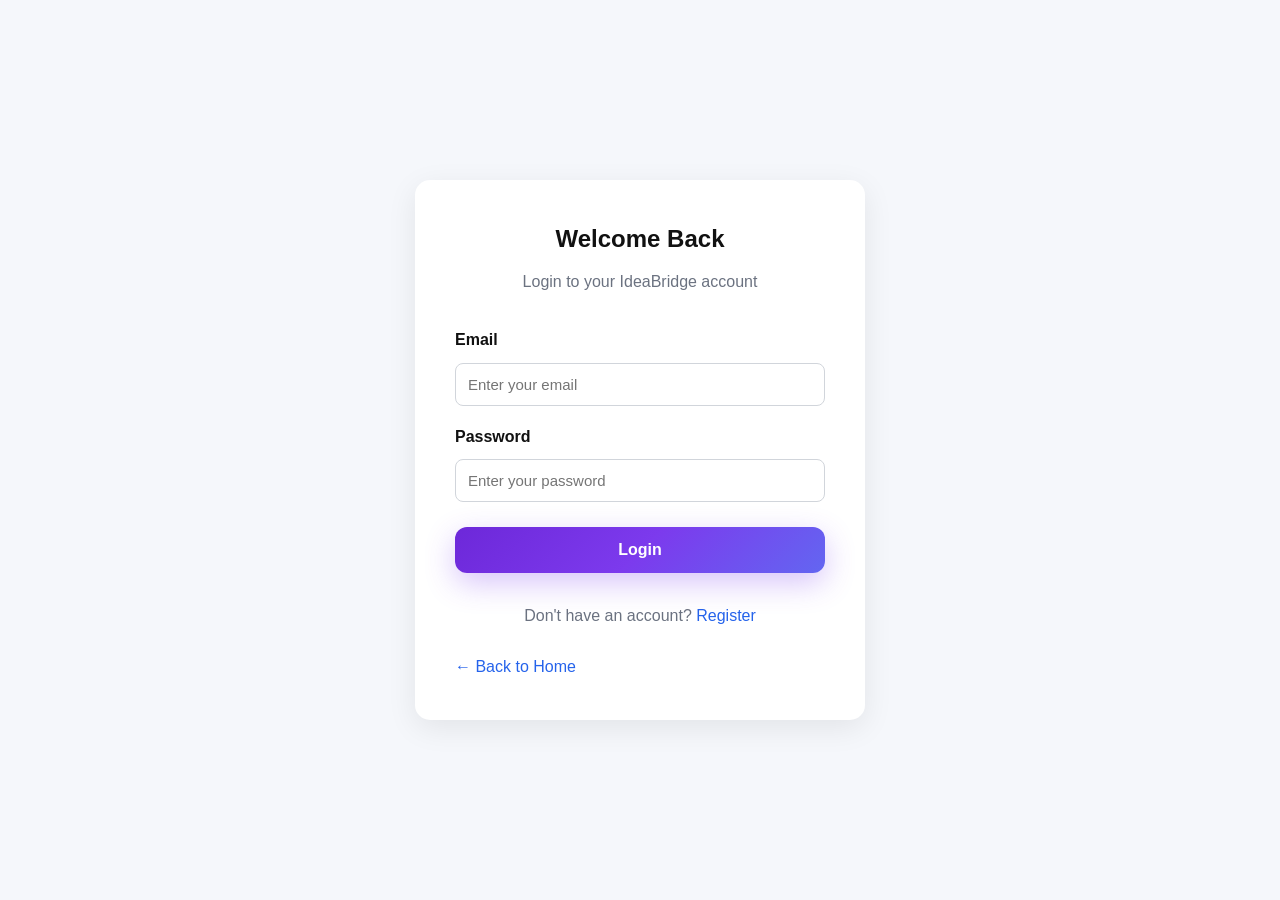
<file: frontend/review-solutions.html>
<!DOCTYPE html>

<html lang="en">
<head>
    <meta charset="UTF-8">
    <meta name="viewport" content="width=device-width, initial-scale=1.0">
    <title>Review Solutions | IdeaBridge</title>
    <link rel="stylesheet" href="style.css">
</head>
<body>

```
<header>
    <nav class="navbar">
        <div class="logo">IdeaBridge</div>

        <ul class="nav-links">
            <li><a href="dashboard.html">Dashboard</a></li>
            <li><a href="challenges.html">Challenges</a></li>
            <li><a href="review-solutions.html">Review Solutions</a></li>
            <li><a href="#" onclick="logoutUser()">Logout</a></li>
        </ul>
    </nav>
</header>

<main>
    <section class="section">

        <p class="section-label">GOVERNMENT REVIEW</p>

        <h1>Review Submitted Solutions</h1>

        <p class="section-description">
            Review solutions submitted by citizens, students and other participants.
        </p>

        <div class="cards" id="reviewSolutionsList">
            <!-- Submitted solutions will be loaded here -->
        </div>

        <p id="noReviewSolutions">
            No solutions are available for review.
        </p>

    </section>
</main>

<footer>
    <h3>IdeaBridge</h3>
    <p>SIH 2026</p>
    <p>Connecting problems with people who can solve them.</p>
</footer>

<script src="script.js"></script>
```

</body>
</html>
</file>
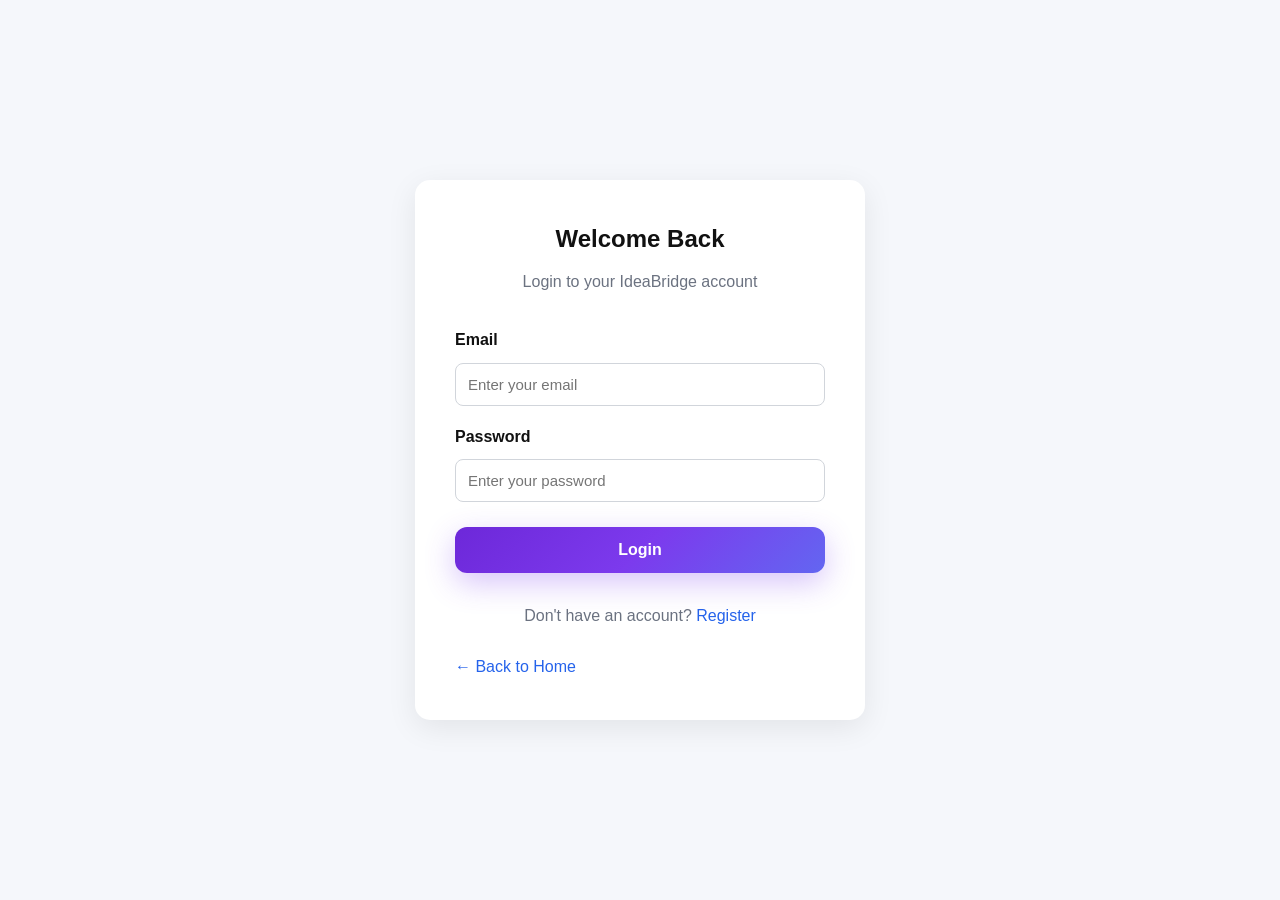
<file: frontend/submit-solution.html>
<!DOCTYPE html>
<html lang="en">

<head>

    <meta charset="UTF-8">

    <meta name="viewport" content="width=device-width, initial-scale=1.0">

    <title>Submit Solution | IdeaBridge</title>

    <link rel="stylesheet" href="style.css">

</head>


<body>


    <!-- Navigation -->

    <header>

        <nav class="navbar">

            <div class="logo">
                IdeaBridge
            </div>


            <ul class="nav-links">

                <li>
                    <a href="dashboard.html">
                        Dashboard
                    </a>
                </li>

                <li>
                    <a href="challenges.html">
                        Challenges
                    </a>
                </li>

                <li>
                    <a href="post-challenge.html">
                        Post Challenge
                    </a>
                </li>

                <li>
                    <a href="index.html">
                        Logout
                    </a>
                </li>

            </ul>

        </nav>

    </header>



    <!-- Submit Solution -->

    <main>

        <section class="auth-page">


            <div class="auth-container">


                <h1>
                    Submit Your Solution
                </h1>


                <p>
                    Share your innovative idea to help solve
                    this challenge.
                </p>



                <form id="solutionForm">


                    <!-- Solution Title -->

                    <label for="solutionTitle">
                        Solution Title
                    </label>

                    <input
                        type="text"
                        id="solutionTitle"
                        placeholder="Enter solution title"
                        required
                    >



                    <!-- Solution Description -->

                    <label for="solutionDescription">
                        Solution Description
                    </label>

                    <textarea
                        id="solutionDescription"
                        rows="6"
                        placeholder="Describe your solution..."
                        required
                    ></textarea>



                    <!-- Technology / Approach -->

                    <label for="solutionApproach">
                        Technology / Approach
                    </label>

                    <textarea
                        id="solutionApproach"
                        rows="4"
                        placeholder="Explain the technology or approach you will use..."
                        required
                    ></textarea>



                    <!-- Expected Impact -->

                    <label for="expectedImpact">
                        Expected Impact
                    </label>

                    <textarea
                        id="expectedImpact"
                        rows="4"
                        placeholder="Describe the expected impact of your solution..."
                        required
                    ></textarea>



                    <!-- Submit -->

                    <button
                        type="submit"
                        class="btn primary-btn"
                    >
                        Submit Solution
                    </button>


                    <!-- Message -->

                    <p id="solutionMessage"></p>


                </form>



                <!-- Back -->

                <p class="auth-link">

                    <a href="challenges.html">
                        ← Back to Challenges
                    </a>

                </p>


            </div>

        </section>

    </main>



    <!-- Footer -->

    <footer>

        <h3>
            IdeaBridge
        </h3>

        <p>
            SIH 2026
        </p>

        <p>
            Connecting problems with people who can solve them.
        </p>

    </footer>



    <script src="script.js"></script>

</body>

</html>
</file>
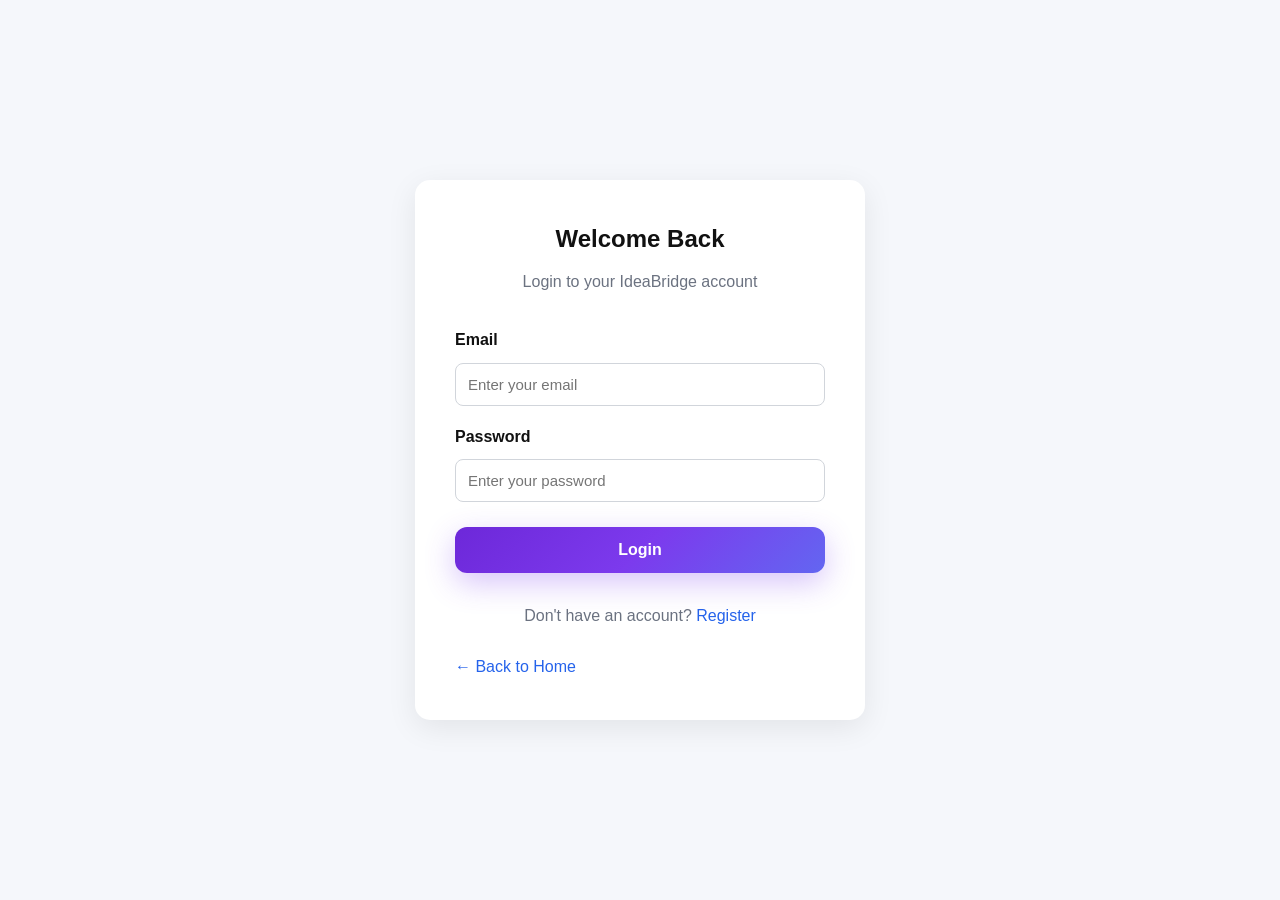
<file: frontend/track-progress.html>
<!DOCTYPE html>

<html lang="en">
<head>
    <meta charset="UTF-8">
    <meta name="viewport" content="width=device-width, initial-scale=1.0">
    <title>Track Progress | IdeaBridge</title>
    <link rel="stylesheet" href="style.css">
</head>

<body>

```
<header>
    <nav class="navbar">
        <div class="logo">IdeaBridge</div>

        <ul class="nav-links">
            <li><a href="dashboard.html">Dashboard</a></li>
            <li><a href="challenges.html">Challenges</a></li>
            <li><a href="post-challenge.html">Post Challenge</a></li>
            <li><a href="index.html">Logout</a></li>
        </ul>
    </nav>
</header>

<main>

    <section class="section">

        <p class="section-label">TRACK PROGRESS</p>

        <h1>Track Progress</h1>

        <p class="section-description">
            Monitor the progress of challenges and solutions
            from submission to implementation.
        </p>

        <div class="cards" id="progressList">

            <div class="card">
                <h3>Smart Waste Management</h3>

                <p>
                    Track the progress of your solution for
                    improving waste collection and recycling.
                </p>

                <p>
                    <strong>Status:</strong> Under Review
                </p>

                <p>
                    <strong>Progress:</strong> 50%
                </p>

                <p>
                    <strong>Next Step:</strong> Government Review
                </p>
            </div>


            <div class="card">
                <h3>Digital Education Access</h3>

                <p>
                    Monitor the progress of your solution
                    for improving digital education in rural areas.
                </p>

                <p>
                    <strong>Status:</strong> Submitted
                </p>

                <p>
                    <strong>Progress:</strong> 25%
                </p>

                <p>
                    <strong>Next Step:</strong> Initial Review
                </p>
            </div>


            <div class="card">
                <h3>Community Healthcare Support</h3>

                <p>
                    Track the development of technology-based
                    healthcare solutions.
                </p>

                <p>
                    <strong>Status:</strong> Implementation
                </p>

                <p>
                    <strong>Progress:</strong> 80%
                </p>

                <p>
                    <strong>Next Step:</strong> Final Deployment
                </p>
            </div>

        </div>

        <p style="margin-top: 25px;">
            <a href="dashboard.html" class="btn primary-btn">
                ← Back to Dashboard
            </a>
        </p>

    </section>

</main>

<footer>
    <h3>IdeaBridge</h3>
    <p>SIH 2026</p>
    <p>Connecting problems with people who can solve them.</p>
</footer>

<script src="script.js"></script>
```

</body>
</html>
</file>
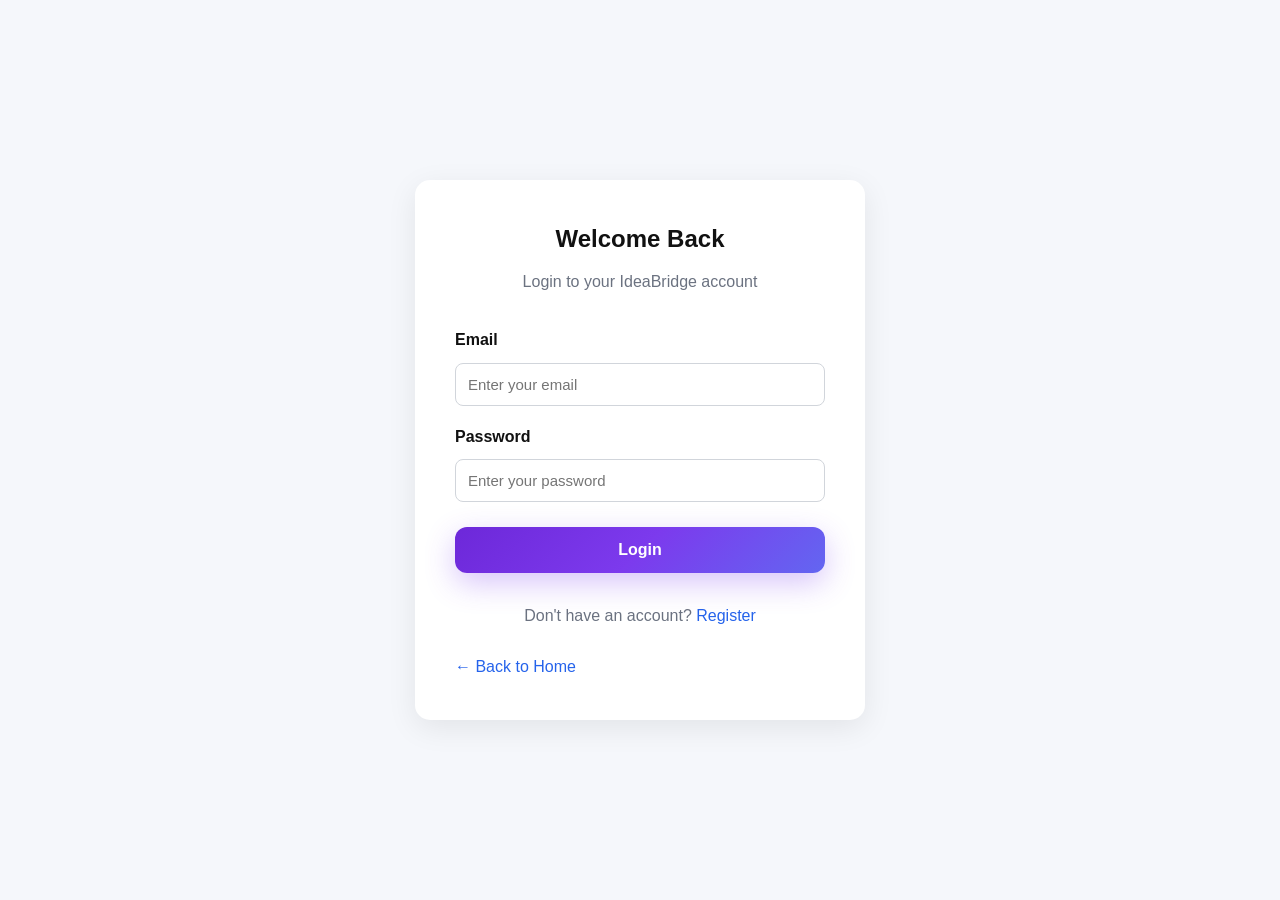
<file: frontend/view-solution.html>
<!DOCTYPE html>

<html lang="en">
<head>
    <meta charset="UTF-8">
    <meta name="viewport" content="width=device-width, initial-scale=1.0">
    <title>View Solution | IdeaBridge</title>
    <link rel="stylesheet" href="style.css">
</head>

<body>

```
<header>
    <nav class="navbar">
        <div class="logo">IdeaBridge</div>

        <ul class="nav-links">
            <li><a href="dashboard.html">Dashboard</a></li>
            <li><a href="challenges.html">Challenges</a></li>
            <li><a href="post-challenge.html">Post Challenge</a></li>
            <li><a href="index.html">Logout</a></li>
        </ul>
    </nav>
</header>

<main>

    <section class="section">

        <p class="section-label">SOLUTION DETAILS</p>

        <h1 id="solutionTitle">Solution Details</h1>

        <p id="solutionDescription" class="section-description">
            Solution information will appear here.
        </p>

        <div class="cards">

            <div class="card">
                <h3>Challenge</h3>
                <p id="solutionChallenge">-</p>
            </div>

            <div class="card">
                <h3>Technology / Approach</h3>
                <p id="solutionApproach">-</p>
            </div>

            <div class="card">
                <h3>Expected Impact</h3>
                <p id="solutionImpact">-</p>
            </div>

            <div class="card">
                <h3>Status</h3>
                <p id="solutionStatus">Under Review</p>
            </div>

        </div>

        <p style="margin-top: 25px;">
            <a href="my-solutions.html" class="btn primary-btn">
                ← Back to My Solutions
            </a>
        </p>

    </section>

</main>

<footer>
    <h3>IdeaBridge</h3>
    <p>SIH 2026</p>
    <p>Connecting problems with people who can solve them.</p>
</footer>

<script src="script.js"></script>
```

</body>
</html>
</file>
<file: frontend/style.css>
* {
    margin: 0;
    padding: 0;
    box-sizing: border-box;
}

html {
    scroll-behavior: smooth;
}

body {
    font-family: Arial, sans-serif;
    line-height: 1.6;
    background: #f5f7fb;
    color: #1f2937;
}


/* =========================
   NAVBAR
========================= */

.navbar {
    display: flex;
    justify-content: space-between;
    align-items: center;

    padding: 20px 8%;

    background: white;

    border-bottom: 1px solid #e5e7eb;

    position: sticky;
    top: 0;
    z-index: 1000;
}

.logo {
    font-size: 24px;
    font-weight: bold;
}

.nav-links {
    display: flex;
    list-style: none;
    gap: 25px;
}

.nav-links a {
    text-decoration: none;
    color: #374151;
    font-weight: 500;

    transition: 0.3s;
}

.nav-links a:hover {
    color: #2563eb;
}


/* =========================
   HERO
========================= */

.hero {
    min-height: 650px;

    display: flex;
    justify-content: center;
    align-items: center;

    text-align: center;

    padding: 80px 20px;

    background: linear-gradient(
        135deg,
        #eef4ff,
        #ffffff
    );
}

.hero-content {
    max-width: 850px;
}

.tagline {
    font-size: 14px;
    font-weight: bold;

    letter-spacing: 1px;

    margin-bottom: 20px;
}

.hero h1 {
    font-size: 58px;

    line-height: 1.1;

    margin-bottom: 25px;
}

.hero-description {
    max-width: 720px;

    margin: 0 auto 35px;

    font-size: 19px;

    color: #4b5563;
}

.hero-buttons {
    display: flex;

    justify-content: center;

    gap: 15px;

    flex-wrap: wrap;
}


/* =========================
   BUTTONS
========================= */

.btn {
    display: inline-block;

    padding: 13px 25px;

    border-radius: 8px;

    text-decoration: none;

    font-weight: bold;

    transition: 0.3s;
}

.primary-btn {
    background: #2563eb;

    color: white;
}

.primary-btn:hover {
    background: #1d4ed8;

    transform: translateY(-2px);
}

.secondary-btn {
    background: white;

    color: #2563eb;

    border: 1px solid #2563eb;
}

.secondary-btn:hover {
    background: #eff6ff;
}


/* =========================
   SECTIONS
========================= */

.section {
    padding: 80px 8%;

    text-align: center;
}

.section-label {
    font-size: 13px;

    font-weight: bold;

    letter-spacing: 2px;

    margin-bottom: 10px;
}

.section h2 {
    font-size: 36px;

    margin-bottom: 15px;
}

.section-description {
    max-width: 650px;

    margin: 0 auto 45px;

    color: #6b7280;
}


/* =========================
   WORKFLOW
========================= */

.workflow {
    display: flex;

    justify-content: center;

    align-items: stretch;

    gap: 15px;

    flex-wrap: wrap;
}

.workflow-card {
    background: white;

    padding: 30px 20px;

    width: 210px;

    border-radius: 12px;

    box-shadow: 0 5px 20px rgba(0, 0, 0, 0.08);
}

.workflow-card h3 {
    margin: 10px 0;
}

.workflow-card p {
    color: #6b7280;

    font-size: 14px;
}

.number {
    font-size: 14px;

    font-weight: bold;
}

.arrow {
    display: flex;

    align-items: center;

    font-size: 28px;
}


/* =========================
   STAKEHOLDER CARDS
========================= */

.stakeholder-section {
    background: white;
}

.cards {
    display: flex;

    justify-content: center;

    gap: 20px;

    flex-wrap: wrap;
}

.card {
    background: #f9fafb;

    padding: 30px 20px;

    width: 220px;

    border-radius: 12px;

    border: 1px solid #e5e7eb;

    transition: 0.3s;
}

.card:hover {
    transform: translateY(-5px);

    box-shadow: 0 8px 25px rgba(0, 0, 0, 0.08);
}

.card-icon {
    font-size: 35px;

    margin-bottom: 15px;
}

.card h3 {
    margin-bottom: 10px;
}

.card p {
    color: #6b7280;

    font-size: 14px;
}


/* =========================
   BENEFITS
========================= */

.benefits {
    display: grid;

    grid-template-columns: repeat(4, 1fr);

    gap: 20px;

    max-width: 1100px;

    margin: 40px auto 0;
}

.benefit {
    background: white;

    padding: 30px 20px;

    border-radius: 12px;

    box-shadow: 0 5px 20px rgba(0, 0, 0, 0.06);
}

.benefit h3 {
    margin-bottom: 10px;
}

.benefit p {
    color: #6b7280;

    font-size: 14px;
}


/* =========================
   CTA
========================= */

.cta {
    text-align: center;

    padding: 80px 20px;

    background: #eef4ff;
}

.cta h2 {
    font-size: 36px;

    margin-bottom: 15px;
}

.cta p {
    color: #6b7280;

    margin-bottom: 25px;
}


/* =========================
   FOOTER
========================= */

footer {
    text-align: center;

    padding: 45px 20px;

    background: #111827;

    color: white;
}

footer h3 {
    margin-bottom: 10px;
}

footer p {
    margin: 5px;
}


/* =========================
   MOBILE RESPONSIVE
========================= */

@media (max-width: 900px) {

    .benefits {
        grid-template-columns: repeat(2, 1fr);
    }
}


@media (max-width: 768px) {

    .navbar {
        flex-direction: column;

        gap: 15px;
    }

    .nav-links {
        gap: 12px;

        flex-wrap: wrap;

        justify-content: center;
    }

    .hero h1 {
        font-size: 42px;
    }

    .hero-description {
        font-size: 16px;
    }

    .workflow {
        flex-direction: column;

        align-items: center;
    }

    .arrow {
        transform: rotate(90deg);
    }
}


@media (max-width: 500px) {

    .benefits {
        grid-template-columns: 1fr;
    }

    .hero h1 {
        font-size: 34px;
    }

    .section h2 {
        font-size: 28px;
    }
}
/* =========================
   LOGIN & REGISTER
========================= */

.auth-page {
    min-height: 100vh;

    display: flex;

    justify-content: center;

    align-items: center;

    padding: 40px 20px;

    background: #f5f7fb;
}

.auth-container {
    width: 100%;

    max-width: 450px;

    background: white;

    padding: 40px;

    border-radius: 15px;

    box-shadow: 0 8px 30px rgba(0, 0, 0, 0.08);
}

.auth-container h1 {
    text-align: center;

    margin-bottom: 10px;
}

.auth-container > p {
    text-align: center;

    color: #6b7280;

    margin-bottom: 25px;
}

.auth-container form {
    display: flex;

    flex-direction: column;

    gap: 10px;
}

.auth-container label {
    font-weight: bold;

    margin-top: 8px;
}

.auth-container input,
.auth-container select {
    padding: 12px;

    border: 1px solid #d1d5db;

    border-radius: 8px;

    font-size: 15px;

    outline: none;
}

.auth-container input:focus,
.auth-container select:focus {
    border-color: #2563eb;
}

.auth-container button {
    border: none;

    cursor: pointer;

    margin-top: 15px;

    font-size: 16px;
}

.auth-link {
    margin-top: 20px;
}

.auth-container a {
    color: #2563eb;

    text-decoration: none;

    font-weight: 500;
}
/* =========================================================
   CHALLENGECONNECT - UI/UX IMPROVEMENT
   SIH 2026
   ========================================================= */


/* ---------- GLOBAL IMPROVEMENTS ---------- */

body {
    font-family: Arial, sans-serif;
    background: #f6f8fc;
    color: #172033;
}

html {
    scroll-behavior: smooth;
}


/* ---------- NAVBAR ---------- */

.navbar {
    padding: 16px 7%;
    background: rgba(255, 255, 255, 0.96);
    border-bottom: 1px solid #e6eaf0;
    box-shadow: 0 2px 12px rgba(15, 23, 42, 0.05);
}

.logo {
    font-size: 24px;
    font-weight: 800;
    color: #123b70;
    letter-spacing: -0.5px;
}

.nav-links {
    gap: 28px;
}

.nav-links a {
    color: #475569;
    font-weight: 600;
    transition: all 0.25s ease;
}

.nav-links a:hover {
    color: #2563eb;
}


/* ---------- HERO SECTION ---------- */

.hero {
    min-height: 590px;
    padding: 70px 20px;
    background:
        radial-gradient(circle at 85% 20%, rgba(37, 99, 235, 0.10), transparent 30%),
        linear-gradient(135deg, #f5f9ff 0%, #ffffff 55%, #eef5ff 100%);
    position: relative;
    overflow: hidden;
}

.hero-content {
    max-width: 900px;
}

.tagline {
    display: inline-block;
    padding: 8px 15px;
    margin-bottom: 22px;
    border-radius: 30px;
    background: #e8f0ff;
    color: #2563eb;
    font-size: 13px;
    font-weight: 700;
    letter-spacing: 0.8px;
}

.hero h1 {
    font-size: 62px;
    line-height: 1.05;
    font-weight: 800;
    letter-spacing: -2px;
    color: #102a43;
    margin-bottom: 25px;
}

.hero-description {
    max-width: 760px;
    margin: 0 auto 35px;
    font-size: 18px;
    line-height: 1.8;
    color: #64748b;
}


/* ---------- BUTTONS ---------- */

.btn {
    padding: 14px 27px;
    border-radius: 10px;
    font-size: 15px;
    font-weight: 700;
    transition: all 0.25s ease;
}

.primary-btn {
    background: #2563eb;
    color: #ffffff;
    border: 1px solid #2563eb;
    box-shadow: 0 8px 20px rgba(37, 99, 235, 0.20);
}

.primary-btn:hover {
    background: #1d4ed8;
    transform: translateY(-3px);
    box-shadow: 0 12px 25px rgba(37, 99, 235, 0.28);
}

.secondary-btn {
    background: #ffffff;
    color: #2563eb;
    border: 1px solid #cbd5e1;
}

.secondary-btn:hover {
    background: #eff6ff;
    border-color: #2563eb;
    transform: translateY(-3px);
}


/* ---------- GENERAL SECTIONS ---------- */

.section {
    padding: 90px 8%;
    background: #ffffff;
}

.section:nth-of-type(even) {
    background: #f8fafc;
}

.section-label {
    color: #2563eb;
    font-size: 13px;
    font-weight: 800;
    letter-spacing: 1.5px;
    margin-bottom: 10px;
}

.section h2 {
    color: #102a43;
    font-size: 38px;
    line-height: 1.2;
    margin-bottom: 15px;
    letter-spacing: -0.8px;
}

.section-description {
    max-width: 650px;
    color: #64748b;
    font-size: 17px;
    margin-bottom: 50px;
}


/* ---------- WORKFLOW ---------- */

.workflow {
    display: flex;
    align-items: stretch;
    justify-content: center;
    gap: 15px;
}

.workflow-card {
    flex: 1;
    min-height: 230px;
    padding: 30px 25px;
    background: #ffffff;
    border: 1px solid #e2e8f0;
    border-radius: 16px;
    box-shadow: 0 8px 25px rgba(15, 23, 42, 0.06);
    transition: all 0.3s ease;
}

.workflow-card:hover {
    transform: translateY(-7px);
    border-color: #bfdbfe;
    box-shadow: 0 15px 35px rgba(37, 99, 235, 0.12);
}

.number {
    width: 48px;
    height: 48px;
    display: flex;
    align-items: center;
    justify-content: center;
    margin-bottom: 20px;
    border-radius: 12px;
    background: #eaf2ff;
    color: #2563eb;
    font-size: 15px;
    font-weight: 800;
}

.workflow-card h3 {
    margin-bottom: 10px;
    color: #172033;
    font-size: 21px;
}

.workflow-card p {
    color: #64748b;
    line-height: 1.7;
}

.arrow {
    display: flex;
    align-items: center;
    justify-content: center;
    color: #2563eb;
    font-size: 25px;
    font-weight: bold;
}


/* ---------- STAKEHOLDER CARDS ---------- */

.stakeholder-section {
    background: #f8fafc !important;
}

.cards {
    display: grid;
    grid-template-columns: repeat(5, 1fr);
    gap: 20px;
}

.card {
    padding: 30px 22px;
    background: #ffffff;
    border: 1px solid #e2e8f0;
    border-radius: 16px;
    text-align: center;
    box-shadow: 0 7px 22px rgba(15, 23, 42, 0.05);
    transition: all 0.3s ease;
}

.card:hover {
    transform: translateY(-7px);
    border-color: #bfdbfe;
    box-shadow: 0 15px 30px rgba(37, 99, 235, 0.12);
}

.card-icon {
    width: 62px;
    height: 62px;
    display: flex;
    align-items: center;
    justify-content: center;
    margin: 0 auto 18px;
    border-radius: 16px;
    background: #eef4ff;
    font-size: 28px;
}

.card h3 {
    margin-bottom: 10px;
    color: #172033;
    font-size: 19px;
}

.card p {
    color: #64748b;
    font-size: 14px;
    line-height: 1.7;
}


/* ---------- BENEFITS ---------- */

.benefits {
    display: grid;
    grid-template-columns: repeat(4, 1fr);
    gap: 20px;
}

.benefit {
    padding: 30px;
    background: #ffffff;
    border: 1px solid #e2e8f0;
    border-radius: 16px;
    box-shadow: 0 6px 20px rgba(15, 23, 42, 0.05);
    transition: all 0.3s ease;
}

.benefit:hover {
    transform: translateY(-5px);
    border-color: #93c5fd;
}

.benefit h3 {
    color: #123b70;
    font-size: 19px;
    margin-bottom: 12px;
}

.benefit p {
    color: #64748b;
    line-height: 1.7;
}


/* ---------- CTA ---------- */

.cta {
    padding: 85px 20px;
    text-align: center;
    background: linear-gradient(135deg, #123b70, #2563eb);
    color: #ffffff;
}

.cta h2 {
    margin-bottom: 15px;
    font-size: 38px;
    color: #ffffff;
}

.cta p {
    max-width: 600px;
    margin: 0 auto 30px;
    color: #dbeafe;
    font-size: 17px;
}

.cta .primary-btn {
    background: #ffffff;
    color: #2563eb;
    border-color: #ffffff;
    box-shadow: none;
}

.cta .primary-btn:hover {
    background: #eff6ff;
}


/* ---------- FOOTER ---------- */

footer {
    padding: 45px 20px;
    text-align: center;
    background: #0f172a;
    color: #94a3b8;
}

footer h3 {
    margin-bottom: 8px;
    color: #ffffff;
    font-size: 22px;
}

footer p {
    margin: 5px 0;
}


/* =========================================================
   RESPONSIVE DESIGN
   ========================================================= */


/* ---------- TABLET ---------- */

@media (max-width: 1000px) {

    .cards {
        grid-template-columns: repeat(2, 1fr);
    }

    .benefits {
        grid-template-columns: repeat(2, 1fr);
    }

    .workflow {
        flex-wrap: wrap;
    }

    .workflow-card {
        flex: 1 1 40%;
    }

    .arrow {
        display: none;
    }

    .hero h1 {
        font-size: 50px;
    }
}


/* ---------- MOBILE ---------- */

@media (max-width: 700px) {

    .navbar {
        padding: 15px 5%;
        flex-direction: column;
        gap: 15px;
    }

    .nav-links {
        gap: 12px;
        flex-wrap: wrap;
        justify-content: center;
    }

    .nav-links a {
        font-size: 13px;
    }

    .hero {
        min-height: auto;
        padding: 70px 20px;
    }

    .hero h1 {
        font-size: 40px;
        letter-spacing: -1px;
    }

    .hero-description {
        font-size: 16px;
    }

    .hero-buttons {
        flex-direction: column;
        align-items: stretch;
        max-width: 320px;
        margin: 0 auto;
    }

    .btn {
        text-align: center;
    }

    .section {
        padding: 65px 6%;
    }

    .section h2 {
        font-size: 30px;
    }

    .workflow {
        display: grid;
        grid-template-columns: 1fr;
    }

    .workflow-card {
        min-height: auto;
    }

    .cards {
        grid-template-columns: 1fr;
    }

    .benefits {
        grid-template-columns: 1fr;
    }

    .cta {
        padding: 65px 20px;
    }

    .cta h2 {
        font-size: 30px;
    }
}
/* ---------- HERO EXTRA UI EFFECTS ---------- */

.hero::before {
    content: "";
    position: absolute;
    width: 300px;
    height: 300px;
    border-radius: 50%;
    background: rgba(5, 150, 105, 0.08);
    top: -120px;
    right: -80px;
}

.hero::after {
    content: "";
    position: absolute;
    width: 180px;
    height: 180px;
    border-radius: 50%;
    background: rgba(5, 150, 105, 0.06);
    bottom: -80px;
    left: -50px;
}

.hero-content {
    position: relative;
    z-index: 2;
}

.hero h1 {
    background: linear-gradient(90deg, #102a43, #059669);
    -webkit-background-clip: text;
    -webkit-text-fill-color: transparent;
    background-clip: text;
}

.tagline {
    box-shadow: 0 4px 15px rgba(37, 99, 235, 0.08);
}

.hero-buttons {
    margin-top: 10px;
}

.hero-buttons .btn {
    min-width: 190px;
}
/* =========================================================
   CHALLENGECONNECT - DEEP PURPLE THEME
   ========================================================= */

/* Main colors
   Dark text: #181329
   Purple:    #6D28D9
   Light:     #F8F7FF
*/


/* ---------- PAGE ---------- */

body {
    background: #f8f7ff;
    color: #181329;
}


/* ---------- NAVBAR ---------- */

.navbar {
    background: #ffffff;
    border-bottom: 1px solid #e9e5f5;
    box-shadow: 0 2px 12px rgba(24, 19, 41, 0.05);
}

.logo {
    color: #181329;
}

.nav-links a {
    color: #4b465c;
}

.nav-links a:hover {
    color: #6d28d9;
}


/* ---------- HERO ---------- */

.hero {
    background:
        radial-gradient(
            circle at 85% 20%,
            rgba(109, 40, 217, 0.10),
            transparent 30%
        ),
        linear-gradient(
            135deg,
            #f8f7ff 0%,
            #ffffff 55%,
            #f1edff 100%
        );
}

.tagline {
    background: #eee8ff;
    color: #6d28d9;
    box-shadow: 0 4px 15px rgba(109, 40, 217, 0.08);
}

.hero h1 {
    background: linear-gradient(
        90deg,
        #181329,
        #6d28d9
    );

    -webkit-background-clip: text;
    -webkit-text-fill-color: transparent;
    background-clip: text;
}

.hero-description {
    color: #625d70;
}


/* ---------- HERO DECORATION ---------- */

.hero::before {
    background: rgba(109, 40, 217, 0.08);
}

.hero::after {
    background: rgba(109, 40, 217, 0.06);
}


/* ---------- BUTTONS ---------- */

.primary-btn {
    background: #6d28d9;
    border-color: #6d28d9;
    color: #ffffff;
    box-shadow: 0 8px 20px rgba(109, 40, 217, 0.20);
}

.primary-btn:hover {
    background: #5b21b6;
    border-color: #5b21b6;
    box-shadow: 0 12px 25px rgba(109, 40, 217, 0.28);
}

.secondary-btn {
    background: #ffffff;
    color: #6d28d9;
    border-color: #d8cef5;
}

.secondary-btn:hover {
    background: #f5f1ff;
    border-color: #6d28d9;
}


/* ---------- SECTIONS ---------- */

.section {
    background: #ffffff;
}

.section:nth-of-type(even) {
    background: #f8f7ff;
}

.section-label {
    color: #6d28d9;
}

.section h2 {
    color: #181329;
}

.section-description {
    color: #625d70;
}


/* ---------- WORKFLOW ---------- */

.workflow-card {
    background: #ffffff;
    border-color: #e7e1f3;
    box-shadow: 0 8px 25px rgba(24, 19, 41, 0.06);
}

.workflow-card:hover {
    border-color: #c4b5fd;
    box-shadow: 0 15px 35px rgba(109, 40, 217, 0.12);
}

.number {
    background: #eee8ff;
    color: #6d28d9;
}

.workflow-card h3 {
    color: #181329;
}

.workflow-card p {
    color: #625d70;
}

.arrow {
    color: #6d28d9;
}


/* ---------- STAKEHOLDER CARDS ---------- */

.stakeholder-section {
    background: #f8f7ff !important;
}

.card {
    background: #ffffff;
    border-color: #e7e1f3;
    box-shadow: 0 7px 22px rgba(24, 19, 41, 0.05);
}

.card:hover {
    border-color: #c4b5fd;
    box-shadow: 0 15px 30px rgba(109, 40, 217, 0.12);
}

.card-icon {
    background: #eee8ff;
}

.card h3 {
    color: #181329;
}

.card p {
    color: #625d70;
}


/* ---------- BENEFITS ---------- */

.benefit {
    background: #ffffff;
    border-color: #e7e1f3;
    box-shadow: 0 6px 20px rgba(24, 19, 41, 0.05);
}

.benefit:hover {
    border-color: #a78bfa;
}

.benefit h3 {
    color: #6d28d9;
}

.benefit p {
    color: #625d70;
}


/* ---------- CTA ---------- */

.cta {
    background: linear-gradient(
        135deg,
        #181329,
        #6d28d9
    );
}

.cta h2 {
    color: #ffffff;
}

.cta p {
    color: #e9e3ff;
}

.cta .primary-btn {
    background: #ffffff;
    color: #6d28d9;
    border-color: #ffffff;
}

.cta .primary-btn:hover {
    background: #f5f1ff;
}


/* ---------- FOOTER ---------- */

footer {
    background: #11101a;
    color: #a8a3b5;
}

footer h3 {
    color: #ffffff;
}


/* ---------- FOCUS ACCESSIBILITY ---------- */

.btn:focus,
.nav-links a:focus {
    outline: 3px solid rgba(109, 40, 217, 0.25);
    outline-offset: 3px;
}
/* =========================================================
   HOW IT WORKS - TIMELINE STYLE
   ========================================================= */

.workflow {
    position: relative;
    align-items: flex-start;
    gap: 12px;
}

.workflow-card {
    position: relative;
    z-index: 2;
    min-height: 250px;
    padding: 30px 25px;
    border-radius: 18px;
    transition: transform 0.3s ease, box-shadow 0.3s ease;
}

.workflow-card:hover {
    transform: translateY(-8px);
}

.number {
    width: 52px;
    height: 52px;
    border-radius: 50%;
    font-size: 16px;
    margin-bottom: 22px;
}

.workflow-card h3 {
    font-size: 21px;
    margin-bottom: 12px;
}

.workflow-card p {
    font-size: 14px;
    line-height: 1.75;
}

.arrow {
    padding-top: 105px;
    font-size: 24px;
    font-weight: bold;
}
/* =========================================================
   APPLE-STYLE GLASS UI
   ========================================================= */

/* ---------- GLASS NAVBAR ---------- */

.navbar {
    background: rgba(255, 255, 255, 0.72);
    backdrop-filter: blur(20px);
    -webkit-backdrop-filter: blur(20px);
    border-bottom: 1px solid rgba(255, 255, 255, 0.6);
    box-shadow: 0 8px 30px rgba(24, 19, 41, 0.06);
}


/* ---------- HERO ---------- */

.hero {
    background:
        radial-gradient(
            circle at 15% 20%,
            rgba(167, 139, 250, 0.18),
            transparent 30%
        ),
        radial-gradient(
            circle at 85% 70%,
            rgba(196, 181, 253, 0.16),
            transparent 30%
        ),
        #f8f7ff;
}


/* ---------- GLASS WORKFLOW CARDS ---------- */

.workflow-card {
    background: rgba(255, 255, 255, 0.58);
    backdrop-filter: blur(18px);
    -webkit-backdrop-filter: blur(18px);

    border: 1px solid rgba(255, 255, 255, 0.8);

    box-shadow:
        0 12px 35px rgba(24, 19, 41, 0.08),
        inset 0 1px 0 rgba(255, 255, 255, 0.8);
}

.workflow-card:hover {
    background: rgba(255, 255, 255, 0.72);
}


/* ---------- GLASS STAKEHOLDER CARDS ---------- */

.card {
    background: rgba(255, 255, 255, 0.62);
    backdrop-filter: blur(18px);
    -webkit-backdrop-filter: blur(18px);

    border: 1px solid rgba(255, 255, 255, 0.8);

    box-shadow:
        0 12px 30px rgba(24, 19, 41, 0.07),
        inset 0 1px 0 rgba(255, 255, 255, 0.8);
}

.card:hover {
    background: rgba(255, 255, 255, 0.78);
}


/* ---------- GLASS BENEFITS ---------- */

.benefit {
    background: rgba(255, 255, 255, 0.62);
    backdrop-filter: blur(18px);
    -webkit-backdrop-filter: blur(18px);

    border: 1px solid rgba(255, 255, 255, 0.8);

    box-shadow:
        0 12px 30px rgba(24, 19, 41, 0.06),
        inset 0 1px 0 rgba(255, 255, 255, 0.8);
}

.benefit:hover {
    background: rgba(255, 255, 255, 0.78);
}


/* ---------- GLASS BUTTON ---------- */

.secondary-btn {
    background: rgba(255, 255, 255, 0.55);
    backdrop-filter: blur(12px);
    -webkit-backdrop-filter: blur(12px);

    border: 1px solid rgba(109, 40, 217, 0.25);
}

.secondary-btn:hover {
    background: rgba(255, 255, 255, 0.8);
}


/* ---------- GLASS TAG ---------- */

.tagline {
    background: rgba(238, 232, 255, 0.65);
    backdrop-filter: blur(12px);
    -webkit-backdrop-filter: blur(12px);

    border: 1px solid rgba(255, 255, 255, 0.8);
}
/* =========================================================
   STRONG GLASSMORPHISM EFFECT
   ========================================================= */

/* Background */
body {
    background:
        radial-gradient(circle at 10% 15%, rgba(139, 92, 246, 0.18), transparent 28%),
        radial-gradient(circle at 90% 25%, rgba(196, 181, 253, 0.20), transparent 30%),
        radial-gradient(circle at 50% 90%, rgba(167, 139, 250, 0.12), transparent 30%),
        #f8f7ff;
}


/* Navbar */
.navbar {
    background: rgba(255, 255, 255, 0.55);
    backdrop-filter: blur(25px);
    -webkit-backdrop-filter: blur(25px);
    border-bottom: 1px solid rgba(255, 255, 255, 0.8);
    box-shadow: 0 8px 32px rgba(24, 19, 41, 0.08);
}


/* Hero */
.hero {
    background: transparent;
}


/* Workflow cards */
.workflow-card {
    background: rgba(255, 255, 255, 0.45);
    backdrop-filter: blur(22px);
    -webkit-backdrop-filter: blur(22px);

    border: 1px solid rgba(255, 255, 255, 0.75);

    box-shadow:
        0 15px 35px rgba(24, 19, 41, 0.08),
        inset 0 1px 1px rgba(255, 255, 255, 0.9);
}

.workflow-card:hover {
    background: rgba(255, 255, 255, 0.65);
    transform: translateY(-10px);
}


/* Stakeholder cards */
.card {
    background: rgba(255, 255, 255, 0.45);
    backdrop-filter: blur(22px);
    -webkit-backdrop-filter: blur(22px);

    border: 1px solid rgba(255, 255, 255, 0.75);

    box-shadow:
        0 15px 35px rgba(24, 19, 41, 0.08),
        inset 0 1px 1px rgba(255, 255, 255, 0.9);
}

.card:hover {
    background: rgba(255, 255, 255, 0.68);
    transform: translateY(-10px);
}


/* Benefit cards */
.benefit {
    background: rgba(255, 255, 255, 0.45);
    backdrop-filter: blur(22px);
    -webkit-backdrop-filter: blur(22px);

    border: 1px solid rgba(255, 255, 255, 0.75);

    box-shadow:
        0 15px 35px rgba(24, 19, 41, 0.08),
        inset 0 1px 1px rgba(255, 255, 255, 0.9);
}

.benefit:hover {
    background: rgba(255, 255, 255, 0.68);
    transform: translateY(-8px);
}


/* Number circles */
.number {
    background: rgba(109, 40, 217, 0.12);
    border: 1px solid rgba(109, 40, 217, 0.15);
}


/* Glass tagline */
.tagline {
    background: rgba(238, 232, 255, 0.55);
    backdrop-filter: blur(15px);
    -webkit-backdrop-filter: blur(15px);

    border: 1px solid rgba(255, 255, 255, 0.8);
}


/* Secondary button */
.secondary-btn {
    background: rgba(255, 255, 255, 0.45);
    backdrop-filter: blur(15px);
    -webkit-backdrop-filter: blur(15px);

    border: 1px solid rgba(109, 40, 217, 0.25);
}


/* Section backgrounds */
.section {
    background: rgba(255, 255, 255, 0.35);
}

.stakeholder-section {
    background: rgba(248, 247, 255, 0.35) !important;
}
/* =========================================================
   CHALLENGECONNECT — PREMIUM GLASS UI
   ========================================================= */


/* =========================
   1. PREMIUM BACKGROUND
   ========================= */

body {
    background:
        radial-gradient(
            circle at 8% 12%,
            rgba(124, 58, 237, 0.18),
            transparent 25%
        ),
        radial-gradient(
            circle at 92% 18%,
            rgba(167, 139, 250, 0.22),
            transparent 28%
        ),
        radial-gradient(
            circle at 50% 85%,
            rgba(109, 40, 217, 0.12),
            transparent 30%
        ),
        #f8f7ff;
}


/* =========================
   2. GLASS NAVBAR
   ========================= */

.navbar {
    position: sticky;
    top: 14px;

    width: 92%;
    margin: 0 auto;

    padding: 15px 25px;

    background: rgba(255, 255, 255, 0.58);

    backdrop-filter: blur(25px);
    -webkit-backdrop-filter: blur(25px);

    border: 1px solid rgba(255, 255, 255, 0.8);

    border-radius: 18px;

    box-shadow:
        0 10px 35px rgba(24, 19, 41, 0.08),
        inset 0 1px 0 rgba(255, 255, 255, 0.9);

    z-index: 1000;
}

.logo {
    font-size: 23px;
    font-weight: 800;
    color: #181329;
}


/* =========================
   3. HERO
   ========================= */

.hero {
    min-height: 650px;

    background: transparent;

    position: relative;
    overflow: hidden;
}


/* Large floating glass orb */

.hero::before {
    content: "";

    position: absolute;

    width: 380px;
    height: 380px;

    right: -120px;
    top: 50px;

    border-radius: 50%;

    background:
        linear-gradient(
            135deg,
            rgba(124, 58, 237, 0.18),
            rgba(196, 181, 253, 0.05)
        );

    backdrop-filter: blur(8px);

    border: 1px solid rgba(255, 255, 255, 0.7);

    box-shadow:
        inset 0 0 60px rgba(255, 255, 255, 0.5),
        0 20px 60px rgba(109, 40, 217, 0.08);
}


/* Small floating orb */

.hero::after {
    content: "";

    position: absolute;

    width: 180px;
    height: 180px;

    left: -60px;
    bottom: 30px;

    border-radius: 50%;

    background:
        linear-gradient(
            135deg,
            rgba(167, 139, 250, 0.20),
            rgba(255, 255, 255, 0.15)
        );

    backdrop-filter: blur(10px);

    border: 1px solid rgba(255, 255, 255, 0.7);

    box-shadow:
        inset 0 0 40px rgba(255, 255, 255, 0.5),
        0 20px 50px rgba(109, 40, 217, 0.08);
}


.hero-content {
    position: relative;
    z-index: 5;
}


/* =========================
   4. HERO TAG
   ========================= */

.tagline {
    background: rgba(255, 255, 255, 0.52);

    backdrop-filter: blur(18px);
    -webkit-backdrop-filter: blur(18px);

    border: 1px solid rgba(255, 255, 255, 0.8);

    border-radius: 50px;

    padding: 9px 18px;

    color: #6d28d9;

    box-shadow:
        0 8px 25px rgba(109, 40, 217, 0.08),
        inset 0 1px 0 rgba(255, 255, 255, 0.9);
}


/* =========================
   5. HERO HEADING
   ========================= */

.hero h1 {
    font-size: clamp(45px, 6vw, 68px);

    font-weight: 800;

    letter-spacing: -2.5px;

    line-height: 1.02;

    background:
        linear-gradient(
            100deg,
            #181329 10%,
            #6d28d9 55%,
            #8b5cf6 90%
        );

    -webkit-background-clip: text;
    -webkit-text-fill-color: transparent;
    background-clip: text;
}


/* =========================
   6. HERO DESCRIPTION
   ========================= */

.hero-description {
    color: #625d70;

    max-width: 700px;

    font-size: 18px;

    line-height: 1.8;
}


/* =========================
   7. PREMIUM BUTTONS
   ========================= */

.primary-btn {
    background:
        linear-gradient(
            135deg,
            #7c3aed,
            #5b21b6
        );

    border: none;

    border-radius: 12px;

    box-shadow:
        0 10px 25px rgba(109, 40, 217, 0.25);

    position: relative;

    overflow: hidden;
}

.primary-btn::before {
    content: "";

    position: absolute;

    top: 0;
    left: -100%;

    width: 100%;
    height: 100%;

    background:
        linear-gradient(
            90deg,
            transparent,
            rgba(255,255,255,0.25),
            transparent
        );

    transition: left 0.5s ease;
}

.primary-btn:hover::before {
    left: 100%;
}

.primary-btn:hover {
    transform: translateY(-4px);

    box-shadow:
        0 15px 35px rgba(109, 40, 217, 0.30);
}


.secondary-btn {
    background: rgba(255, 255, 255, 0.45);

    backdrop-filter: blur(16px);
    -webkit-backdrop-filter: blur(16px);

    border: 1px solid rgba(109, 40, 217, 0.20);

    border-radius: 12px;

    color: #6d28d9;
}

.secondary-btn:hover {
    background: rgba(255, 255, 255, 0.75);

    transform: translateY(-4px);
}


/* =========================
   8. SECTION HEADINGS
   ========================= */

.section {
    background: transparent !important;
}

.section h2 {
    font-size: clamp(30px, 4vw, 42px);

    font-weight: 800;

    color: #181329;

    letter-spacing: -1px;
}

.section-label {
    color: #7c3aed;

    font-weight: 800;

    letter-spacing: 2px;
}


/* =========================
   9. GLASS WORKFLOW
   ========================= */

.workflow-card {
    background:
        linear-gradient(
            135deg,
            rgba(255,255,255,0.70),
            rgba(255,255,255,0.38)
        );

    backdrop-filter: blur(22px);
    -webkit-backdrop-filter: blur(22px);

    border: 1px solid rgba(255,255,255,0.85);

    border-radius: 20px;

    box-shadow:
        0 18px 45px rgba(24,19,41,0.08),
        inset 0 1px 0 rgba(255,255,255,0.9);

    transition:
        transform 0.35s ease,
        box-shadow 0.35s ease;
}

.workflow-card:hover {
    transform: translateY(-12px) scale(1.02);

    box-shadow:
        0 25px 55px rgba(109,40,217,0.15),
        inset 0 1px 0 rgba(255,255,255,1);
}

.number {
    background:
        linear-gradient(
            135deg,
            #7c3aed,
            #a78bfa
        );

    color: white;

    box-shadow:
        0 8px 20px rgba(109,40,217,0.20);
}


/* =========================
   10. STAKEHOLDER CARDS
   ========================= */

.cards {
    gap: 22px;
}

.card {
    background:
        linear-gradient(
            145deg,
            rgba(255,255,255,0.72),
            rgba(255,255,255,0.40)
        );

    backdrop-filter: blur(22px);
    -webkit-backdrop-filter: blur(22px);

    border: 1px solid rgba(255,255,255,0.85);

    border-radius: 20px;

    box-shadow:
        0 18px 40px rgba(24,19,41,0.07),
        inset 0 1px 0 rgba(255,255,255,0.9);

    transition:
        transform 0.35s ease,
        box-shadow 0.35s ease;
}

.card:hover {
    transform: translateY(-12px);

    box-shadow:
        0 25px 55px rgba(109,40,217,0.15);
}

.card-icon {
    background:
        linear-gradient(
            135deg,
            rgba(124,58,237,0.12),
            rgba(167,139,250,0.18)
        );

    border: 1px solid rgba(255,255,255,0.7);

    box-shadow:
        inset 0 1px 0 rgba(255,255,255,0.9);
}


/* =========================
   11. BENEFITS
   ========================= */

.benefit {
    background:
        linear-gradient(
            145deg,
            rgba(255,255,255,0.72),
            rgba(255,255,255,0.42)
        );

    backdrop-filter: blur(22px);
    -webkit-backdrop-filter: blur(22px);

    border: 1px solid rgba(255,255,255,0.85);

    border-radius: 20px;

    box-shadow:
        0 18px 40px rgba(24,19,41,0.07),
        inset 0 1px 0 rgba(255,255,255,0.9);

    transition:
        transform 0.35s ease,
        box-shadow 0.35s ease;
}

.benefit:hover {
    transform: translateY(-10px);

    box-shadow:
        0 25px 55px rgba(109,40,217,0.14);
}


/* =========================
   12. CTA
   ========================= */

.cta {
    position: relative;

    overflow: hidden;

    background:
        radial-gradient(
            circle at 20% 20%,
            rgba(167,139,250,0.25),
            transparent 25%
        ),
        linear-gradient(
            135deg,
            #181329,
            #4c1d95,
            #6d28d9
        );

    border-radius: 30px;

    width: 92%;

    margin: 60px auto;

    box-shadow:
        0 25px 60px rgba(24,19,41,0.20);
}

.cta::before {
    content: "";

    position: absolute;

    width: 300px;
    height: 300px;

    right: -100px;
    top: -120px;

    border-radius: 50%;

    background: rgba(255,255,255,0.08);

    border: 1px solid rgba(255,255,255,0.12);
}

.cta h2,
.cta p,
.cta a {
    position: relative;
    z-index: 2;
}


/* =========================
   13. FOOTER
   ========================= */

footer {
    background: rgba(17,16,26,0.96);

    border-top:
        1px solid rgba(255,255,255,0.08);
}


/* =========================
   14. SMOOTH ANIMATION
   ========================= */

@media (prefers-reduced-motion: no-preference) {

    .hero-content {
        animation: heroAppear 0.8s ease-out;
    }

    @keyframes heroAppear {

        from {
            opacity: 0;
            transform: translateY(20px);
        }

        to {
            opacity: 1;
            transform: translateY(0);
        }
    }
}
/* =========================================
   DARK AURORA BACKGROUND
   ========================================= */

body {
    background:
        radial-gradient(circle at 15% 20%,
            rgba(124, 58, 237, 0.30),
            transparent 35%),

        radial-gradient(circle at 85% 15%,
            rgba(59, 130, 246, 0.22),
            transparent 32%),

        radial-gradient(circle at 70% 80%,
            rgba(168, 85, 247, 0.20),
            transparent 35%),

        radial-gradient(circle at 20% 85%,
            rgba(79, 70, 229, 0.18),
            transparent 30%),

        #080612;

    color: #f8fafc;
}


/* Subtle aurora glow across the page */
body::before {
    content: "";
    position: fixed;
    inset: -20%;
    z-index: -1;
    pointer-events: none;

    background:
        radial-gradient(
            ellipse at 50% 0%,
            rgba(139, 92, 246, 0.16),
            transparent 45%
        );

    filter: blur(60px);
    animation: auroraMove 12s ease-in-out infinite alternate;
}


/* Aurora animation */
@keyframes auroraMove {
    0% {
        transform: translate(-3%, -2%) scale(1);
    }

    50% {
        transform: translate(3%, 2%) scale(1.08);
    }

    100% {
        transform: translate(-2%, 4%) scale(1.03);
    }
}


/* Make sections blend into the aurora */
.section {
    background: transparent;
}


/* Darker glass effect so cards stand out */
.workflow-card,
.card,
.benefit {
    background: rgba(255, 255, 255, 0.08);
    border: 1px solid rgba(255, 255, 255, 0.14);

    box-shadow:
        0 20px 50px rgba(0, 0, 0, 0.25),
        inset 0 1px 0 rgba(255, 255, 255, 0.08);

    backdrop-filter: blur(22px);
    -webkit-backdrop-filter: blur(22px);
}


/* Improve normal text visibility */
body p {
    color: rgba(241, 245, 249, 0.78);
}


/* Section headings */
.section h2 {
    color: #ffffff;
}


/* Footer stays dark and clean */
footer {
    background: rgba(3, 2, 12, 0.75);
    border-top: 1px solid rgba(255, 255, 255, 0.08);
}
/* =========================================
   APPLE WHITE GLASS THEME
   ========================================= */

body {
    background:
        radial-gradient(
            circle at 10% 10%,
            rgba(139, 92, 246, 0.10),
            transparent 30%
        ),
        radial-gradient(
            circle at 90% 20%,
            rgba(99, 102, 241, 0.08),
            transparent 30%
        ),
        radial-gradient(
            circle at 50% 90%,
            rgba(168, 85, 247, 0.07),
            transparent 35%
        ),
        #f7f7f9;

    color: #1d1d1f;
}


/* Remove dark aurora */
body::before {
    display: none;
}


/* Hero */
.hero {
    background: transparent;
    color: #1d1d1f;
}


/* Hero heading */
.hero h1 {
    background: linear-gradient(
        135deg,
        #111111,
        #5b21b6,
        #7c3aed
    );

    background-clip: text;
    -webkit-background-clip: text;
    -webkit-text-fill-color: transparent;
}


/* Hero description */
.hero-description {
    color: #6b7280;
}


/* Glass Navbar */
.navbar {
    background: rgba(255, 255, 255, 0.72);

    border: 1px solid rgba(0, 0, 0, 0.06);

    box-shadow:
        0 10px 35px rgba(0, 0, 0, 0.06);

    backdrop-filter: blur(25px);
    -webkit-backdrop-filter: blur(25px);
}


/* Navigation text */
.nav-links a {
    color: #374151;
}

.nav-links a:hover {
    color: #6d28d9;
}


/* Glass Cards */
.workflow-card,
.card,
.benefit {
    background: rgba(255, 255, 255, 0.65);

    border: 1px solid rgba(255, 255, 255, 0.9);

    box-shadow:
        0 15px 40px rgba(31, 41, 55, 0.08),
        inset 0 1px 0 rgba(255, 255, 255, 0.9);

    backdrop-filter: blur(25px);
    -webkit-backdrop-filter: blur(25px);
}


/* Card hover */
.workflow-card:hover,
.card:hover,
.benefit:hover {
    transform: translateY(-8px);

    box-shadow:
        0 25px 55px rgba(76, 29, 149, 0.13);
}


/* Card text */
.workflow-card h3,
.card h3,
.benefit h3 {
    color: #1d1d1f;
}


/* Normal text */
body p {
    color: #6b7280;
}


/* Section headings */
.section h2 {
    color: #1d1d1f;
}


/* Section labels */
.section-label {
    color: #6d28d9;
}


/* Purple primary button */
.primary-btn {
    background: linear-gradient(
        135deg,
        #6d28d9,
        #8b5cf6
    );

    box-shadow:
        0 10px 25px rgba(109, 40, 217, 0.22);
}


/* Secondary button */
.secondary-btn {
    background: rgba(255, 255, 255, 0.75);

    color: #4c1d95;

    border: 1px solid rgba(109, 40, 217, 0.15);
}


/* CTA */
.cta {
    background:
        linear-gradient(
            135deg,
            #4c1d95,
            #6d28d9,
            #7c3aed
        );

    box-shadow:
        0 25px 60px rgba(76, 29, 149, 0.20);
}


/* Footer */
footer {
    background: #f1f1f3;

    color: #6b7280;

    border-top: 1px solid rgba(0, 0, 0, 0.06);
}
/* =========================================
   MIDNIGHT BLUE + PURPLE GLASS THEME
   ========================================= */

body {
    background:
        radial-gradient(
            circle at 10% 10%,
            rgba(99, 102, 241, 0.18),
            transparent 30%
        ),
        radial-gradient(
            circle at 90% 15%,
            rgba(124, 58, 237, 0.16),
            transparent 30%
        ),
        radial-gradient(
            circle at 70% 85%,
            rgba(59, 130, 246, 0.12),
            transparent 35%
        ),
        #0b1020;

    color: #f8fafc;
}


/* Remove previous aurora animation */
body::before {
    display: none;
}


/* Hero */
.hero {
    background: transparent;
    color: #f8fafc;
}


/* Hero heading */
.hero h1 {
    background: linear-gradient(
        135deg,
        #ffffff,
        #c4b5fd,
        #818cf8
    );

    background-clip: text;
    -webkit-background-clip: text;
    -webkit-text-fill-color: transparent;
}


/* Hero description */
.hero-description {
    color: #aab4c8;
}


/* Navbar */
.navbar {
    background: rgba(15, 23, 42, 0.65);

    border: 1px solid rgba(255, 255, 255, 0.10);

    box-shadow:
        0 15px 40px rgba(0, 0, 0, 0.25);

    backdrop-filter: blur(25px);
    -webkit-backdrop-filter: blur(25px);
}


/* Navigation */
.nav-links a {
    color: #dbe4f0;
}

.nav-links a:hover {
    color: #a78bfa;
}


/* Glass Cards */
.workflow-card,
.card,
.benefit {
    background: rgba(255, 255, 255, 0.07);

    border: 1px solid rgba(255, 255, 255, 0.12);

    box-shadow:
        0 20px 50px rgba(0, 0, 0, 0.20),
        inset 0 1px 0 rgba(255, 255, 255, 0.08);

    backdrop-filter: blur(25px);
    -webkit-backdrop-filter: blur(25px);
}


/* Card hover */
.workflow-card:hover,
.card:hover,
.benefit:hover {
    transform: translateY(-8px);

    background: rgba(255, 255, 255, 0.10);

    box-shadow:
        0 25px 60px rgba(99, 102, 241, 0.18);
}


/* Card headings */
.workflow-card h3,
.card h3,
.benefit h3 {
    color: #ffffff;
}


/* Body text */
body p {
    color: #aab4c8;
}


/* Section headings */
.section h2 {
    color: #ffffff;
}


/* Section labels */
.section-label {
    color: #a78bfa;
}


/* Primary button */
.primary-btn {
    background: linear-gradient(
        135deg,
        #6d28d9,
        #7c3aed,
        #6366f1
    );

    box-shadow:
        0 10px 30px rgba(124, 58, 237, 0.30);
}


/* Secondary button */
.secondary-btn {
    background: rgba(255, 255, 255, 0.08);

    color: #ddd6fe;

    border: 1px solid rgba(255, 255, 255, 0.15);

    backdrop-filter: blur(15px);
}


/* CTA */
.cta {
    background:
        linear-gradient(
            135deg,
            #312e81,
            #4c1d95,
            #5b21b6
        );

    box-shadow:
        0 30px 70px rgba(49, 46, 129, 0.35);
}


/* Footer */
footer {
    background: rgba(5, 10, 25, 0.85);

    color: #94a3b8;

    border-top: 1px solid rgba(255, 255, 255, 0.08);
}
/* =========================================
   POST A CHALLENGE - HOVER FIX
   ========================================= */

.hero .secondary-btn:hover {
    background: #ffffff;
    color: #4c1d95;

    border-color: #ffffff;

    box-shadow:
        0 12px 30px rgba(0, 0, 0, 0.20);

    transform: translateY(-3px);
}


/* Make sure the text stays clearly visible */
.hero .secondary-btn:hover,
.hero .secondary-btn:hover * {
    color: #4c1d95;
}
/* =========================================
   LOGIN & REGISTER LOGO
   ========================================= */

.auth-container .logo,
.auth-card .logo,
.login-container .logo,
.register-container .logo {
    background: linear-gradient(
        135deg,
        #a78bfa,
        #818cf8,
        #60a5fa
    );

    -webkit-background-clip: text;
    -webkit-text-fill-color: transparent;
    background-clip: text;
}
/* =========================================
   WHITE + GLASS EFFECT BACKGROUND
   ========================================= */

body {
    background:
        radial-gradient(
            circle at 10% 15%,
            rgba(124, 58, 237, 0.12),
            transparent 28%
        ),
        radial-gradient(
            circle at 90% 20%,
            rgba(59, 130, 246, 0.10),
            transparent 28%
        ),
        radial-gradient(
            circle at 75% 80%,
            rgba(168, 85, 247, 0.08),
            transparent 30%
        ),
        #ffffff;

    color: #1d1d1f;
}


/* Keep sections transparent so the background glow is visible */
.section,
.hero {
    background: transparent;
}


/* =========================================
   WHITE GLASS CARDS
   ========================================= */

.workflow-card,
.card,
.benefit {
    background: rgba(255, 255, 255, 0.55);

    border: 1px solid rgba(255, 255, 255, 0.85);

    box-shadow:
        0 15px 40px rgba(31, 41, 55, 0.08),
        inset 0 1px 0 rgba(255, 255, 255, 0.9);

    backdrop-filter: blur(25px);
    -webkit-backdrop-filter: blur(25px);
}


/* Glass hover effect */
.workflow-card:hover,
.card:hover,
.benefit:hover {
    background: rgba(255, 255, 255, 0.75);

    transform: translateY(-8px);

    box-shadow:
        0 25px 55px rgba(76, 29, 149, 0.14);
}


/* =========================================
   NAVBAR
   ========================================= */

.navbar {
    background: rgba(255, 255, 255, 0.65);

    border: 1px solid rgba(255, 255, 255, 0.9);

    box-shadow:
        0 10px 35px rgba(0, 0, 0, 0.07);

    backdrop-filter: blur(25px);
    -webkit-backdrop-filter: blur(25px);
}


/* =========================================
   HERO TEXT
   ========================================= */

.hero h1 {
    background: linear-gradient(
        135deg,
        #111827,
        #6d28d9,
        #4f46e5
    );

    background-clip: text;
    -webkit-background-clip: text;
    -webkit-text-fill-color: transparent;
}


/* Hero description */
.hero-description {
    color: #6b7280;
}


/* Section headings */
.section h2 {
    color: #111827;
}


/* Section labels */
.section-label {
    color: #6d28d9;
}


/* =========================================
   SUBTLE BACKGROUND GLOW
   ========================================= */

body::after {
    content: "";
    position: fixed;
    width: 500px;
    height: 500px;

    top: 30%;
    left: 50%;

    transform: translate(-50%, -50%);

    background: radial-gradient(
        circle,
        rgba(124, 58, 237, 0.06),
        transparent 70%
    );

    filter: blur(50px);

    pointer-events: none;
    z-index: -1;
}
/* =========================================
   BLACK TEXT - WHITE GLASS THEME
   ========================================= */

body {
    color: #111111;
}

/* Main headings */
h1,
h2,
h3,
h4,
h5,
h6 {
    color: #111111;
}

/* Paragraphs and normal content */
p {
    color: #374151;
}

/* Navbar links */
.nav-links a {
    color: #111111;
}

.nav-links a:hover {
    color: #6d28d9;
}

/* Card text */
.card,
.workflow-card,
.benefit {
    color: #111111;
}

.card h3,
.workflow-card h3,
.benefit h3 {
    color: #111111;
}

/* Keep purple as the accent */
.section-label {
    color: #6d28d9;
}
/* =========================================
   POST A CHALLENGE BUTTON
   ========================================= */

.hero .secondary-btn {
    background: #6d28d9;
    color: #ffffff;

    border: 1px solid #6d28d9;

    box-shadow:
        0 8px 25px rgba(109, 40, 217, 0.20);
}

/* Hover */
.hero .secondary-btn:hover {
    background: #5b21b6;
    color: #ffffff;

    border-color: #5b21b6;

    transform: translateY(-3px);

    box-shadow:
        0 12px 30px rgba(109, 40, 217, 0.30);
}

/* Make sure the text stays white */
.hero .secondary-btn:hover,
.hero .secondary-btn:hover * {
    color: #ffffff;
}
</file>
